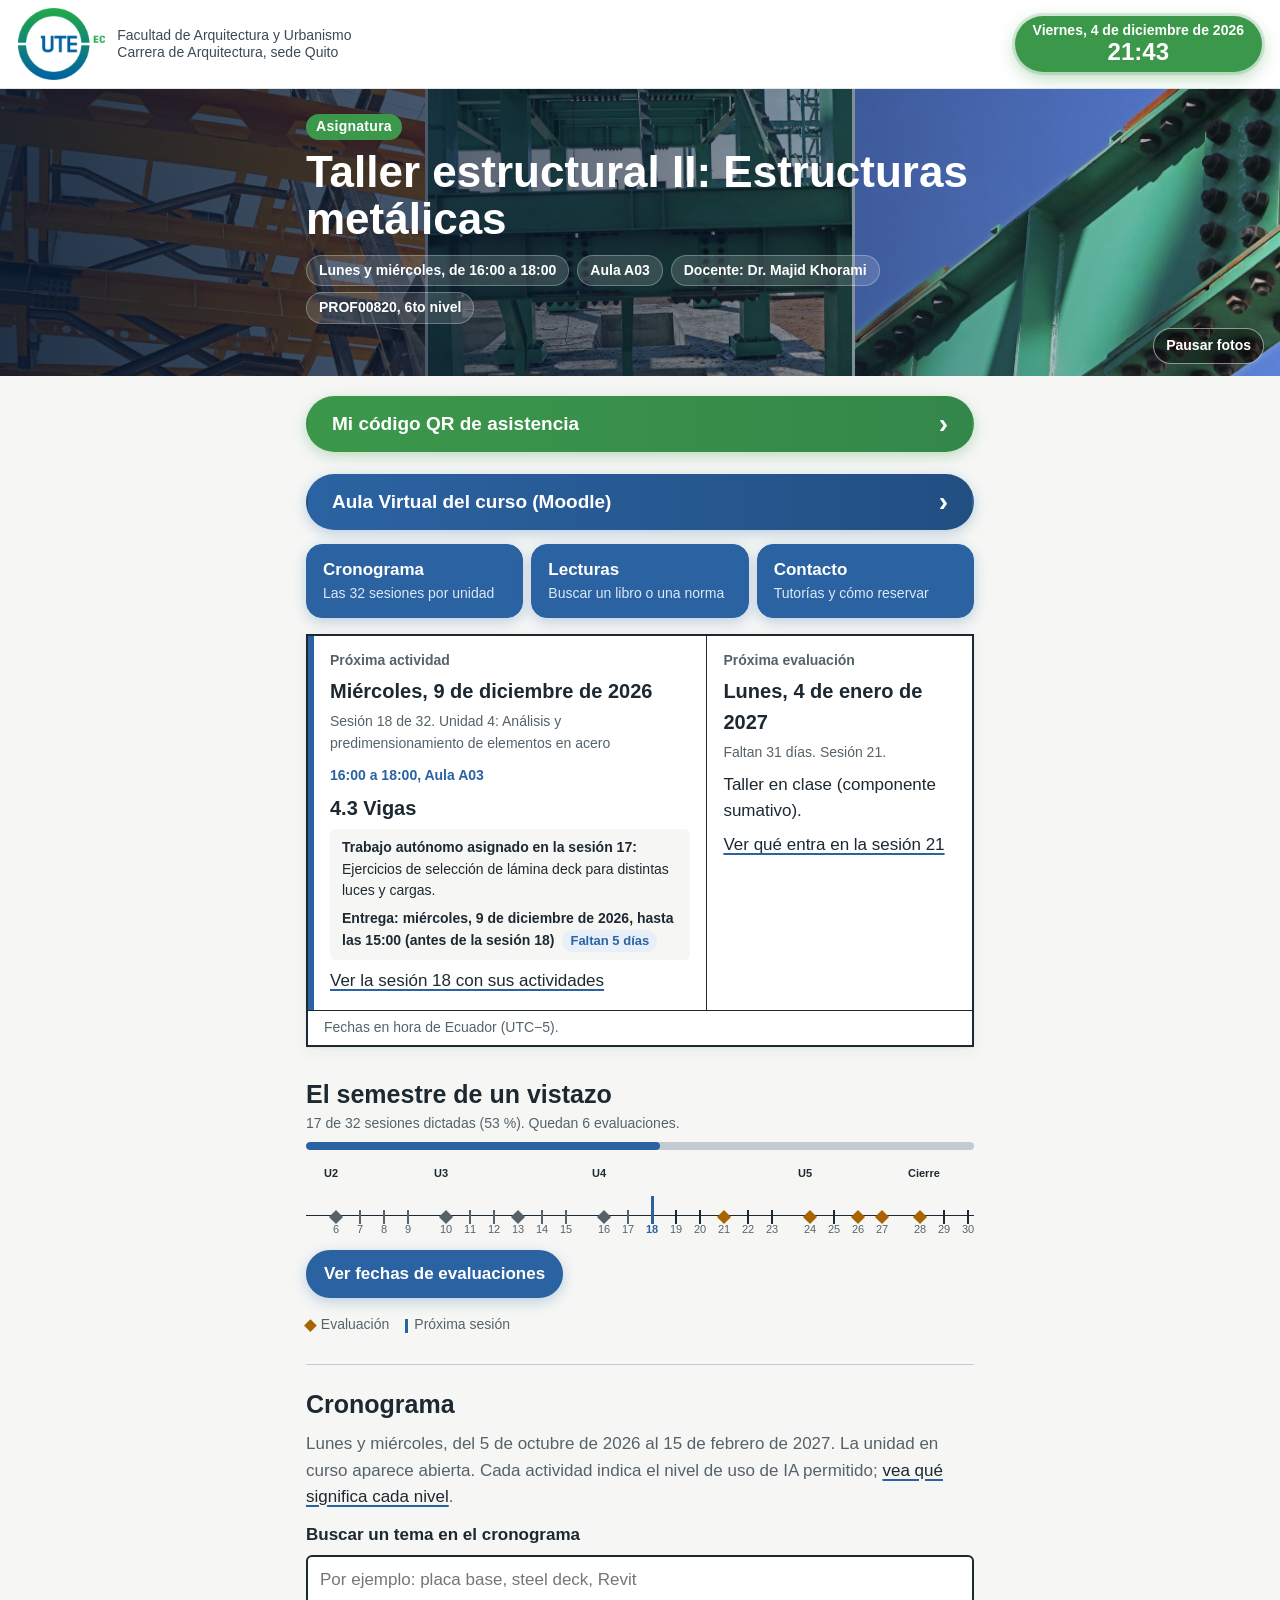
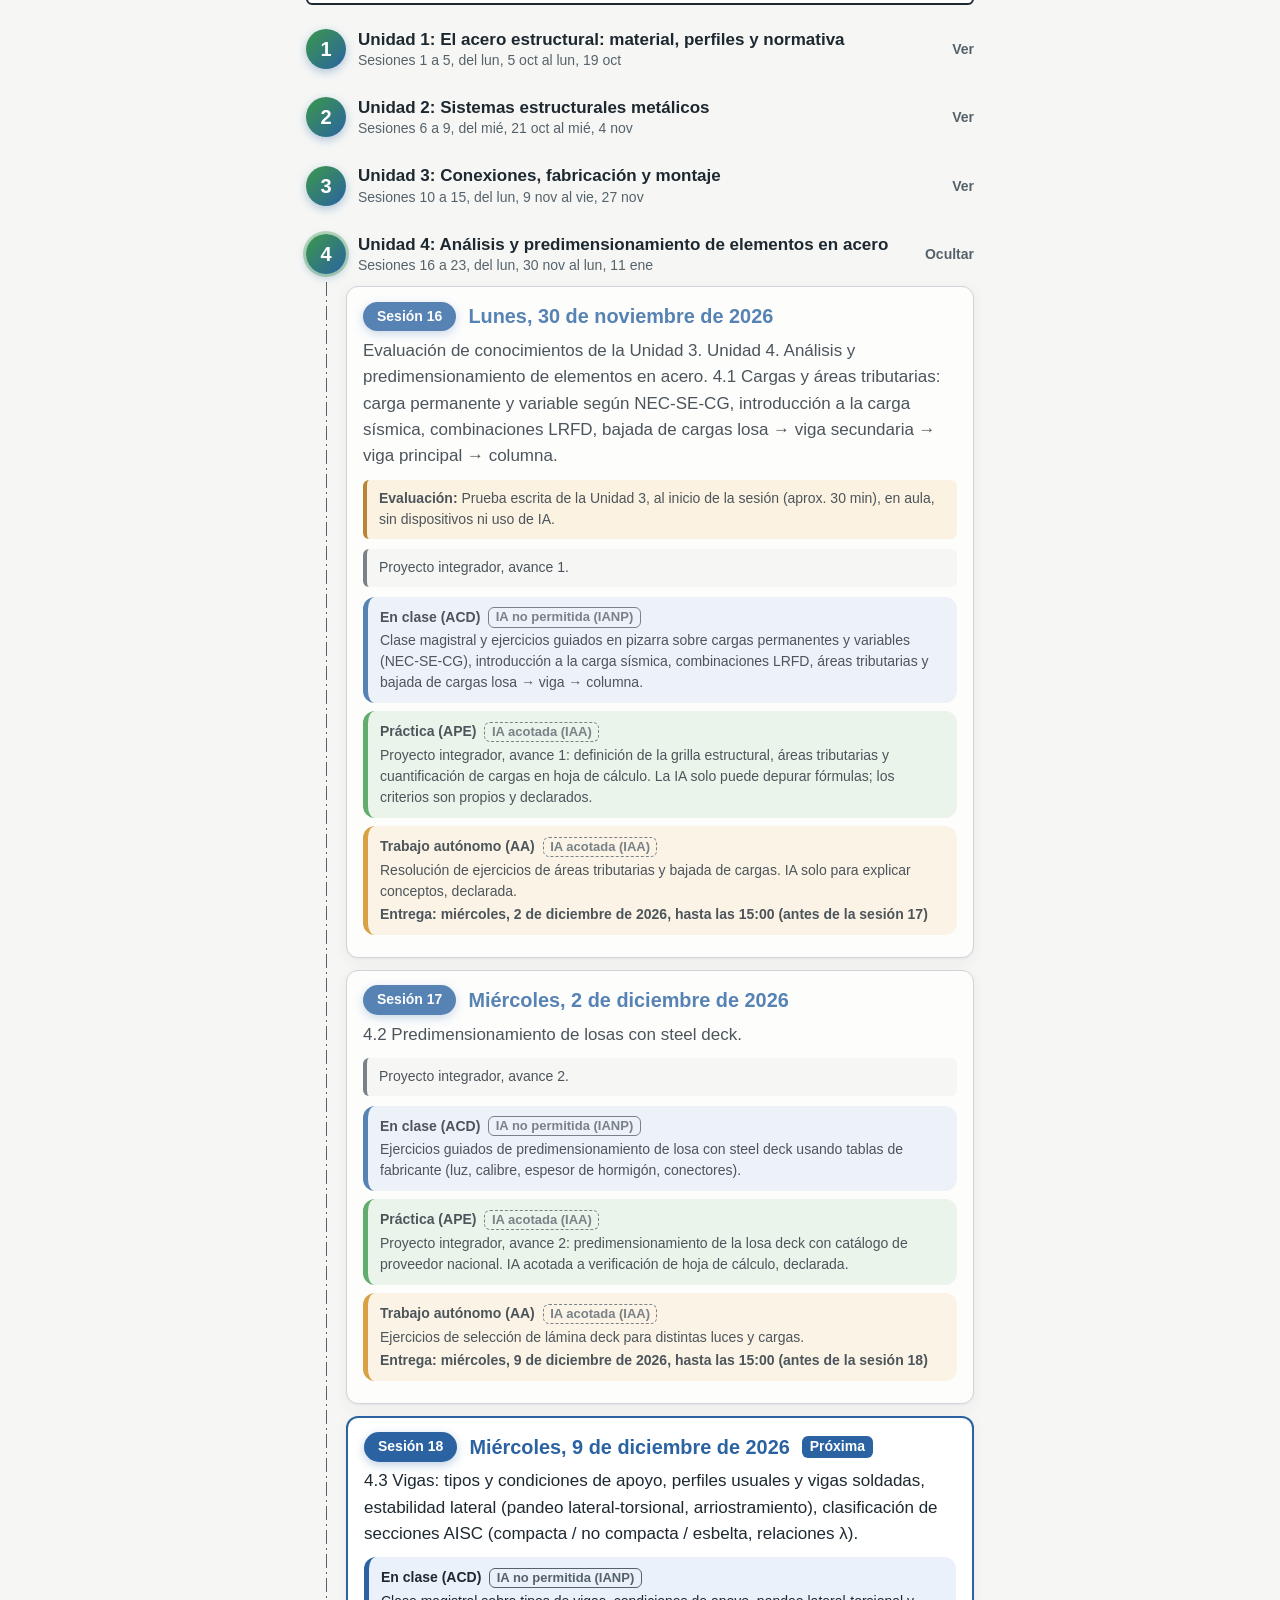
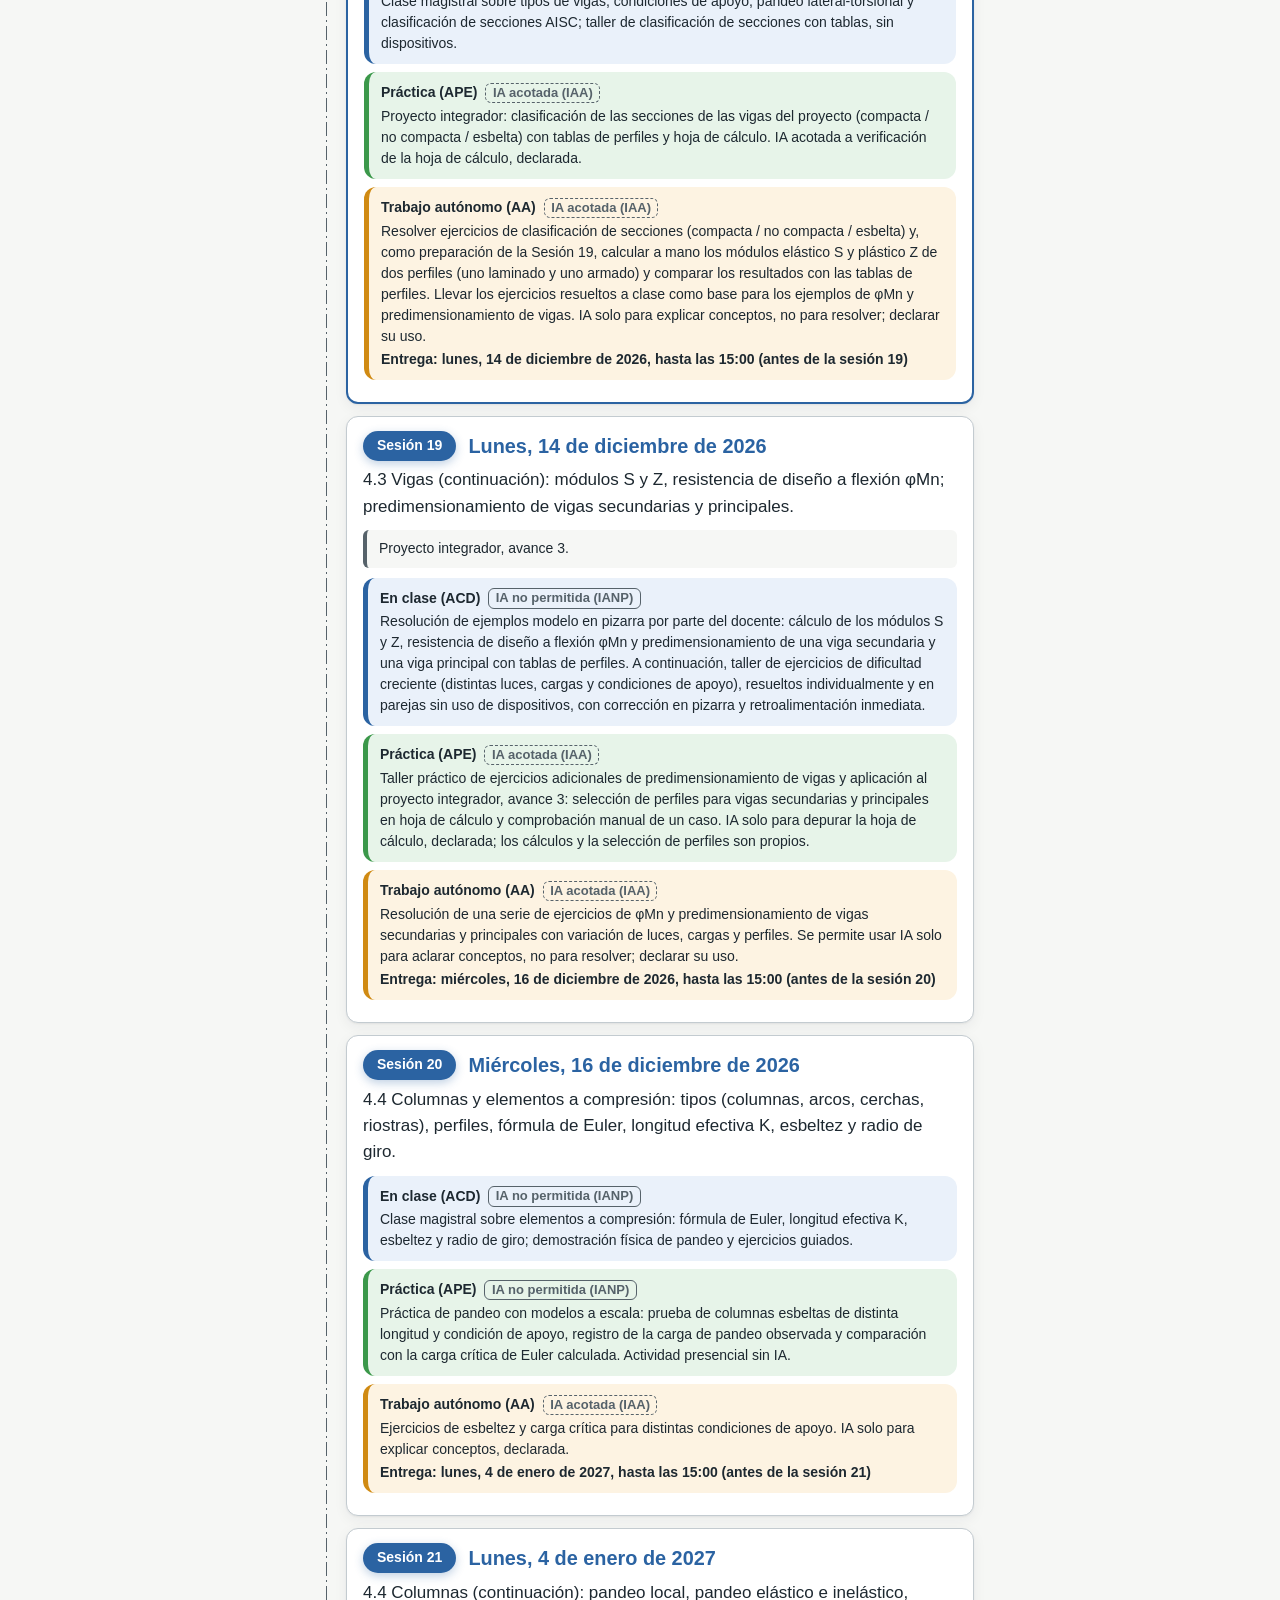
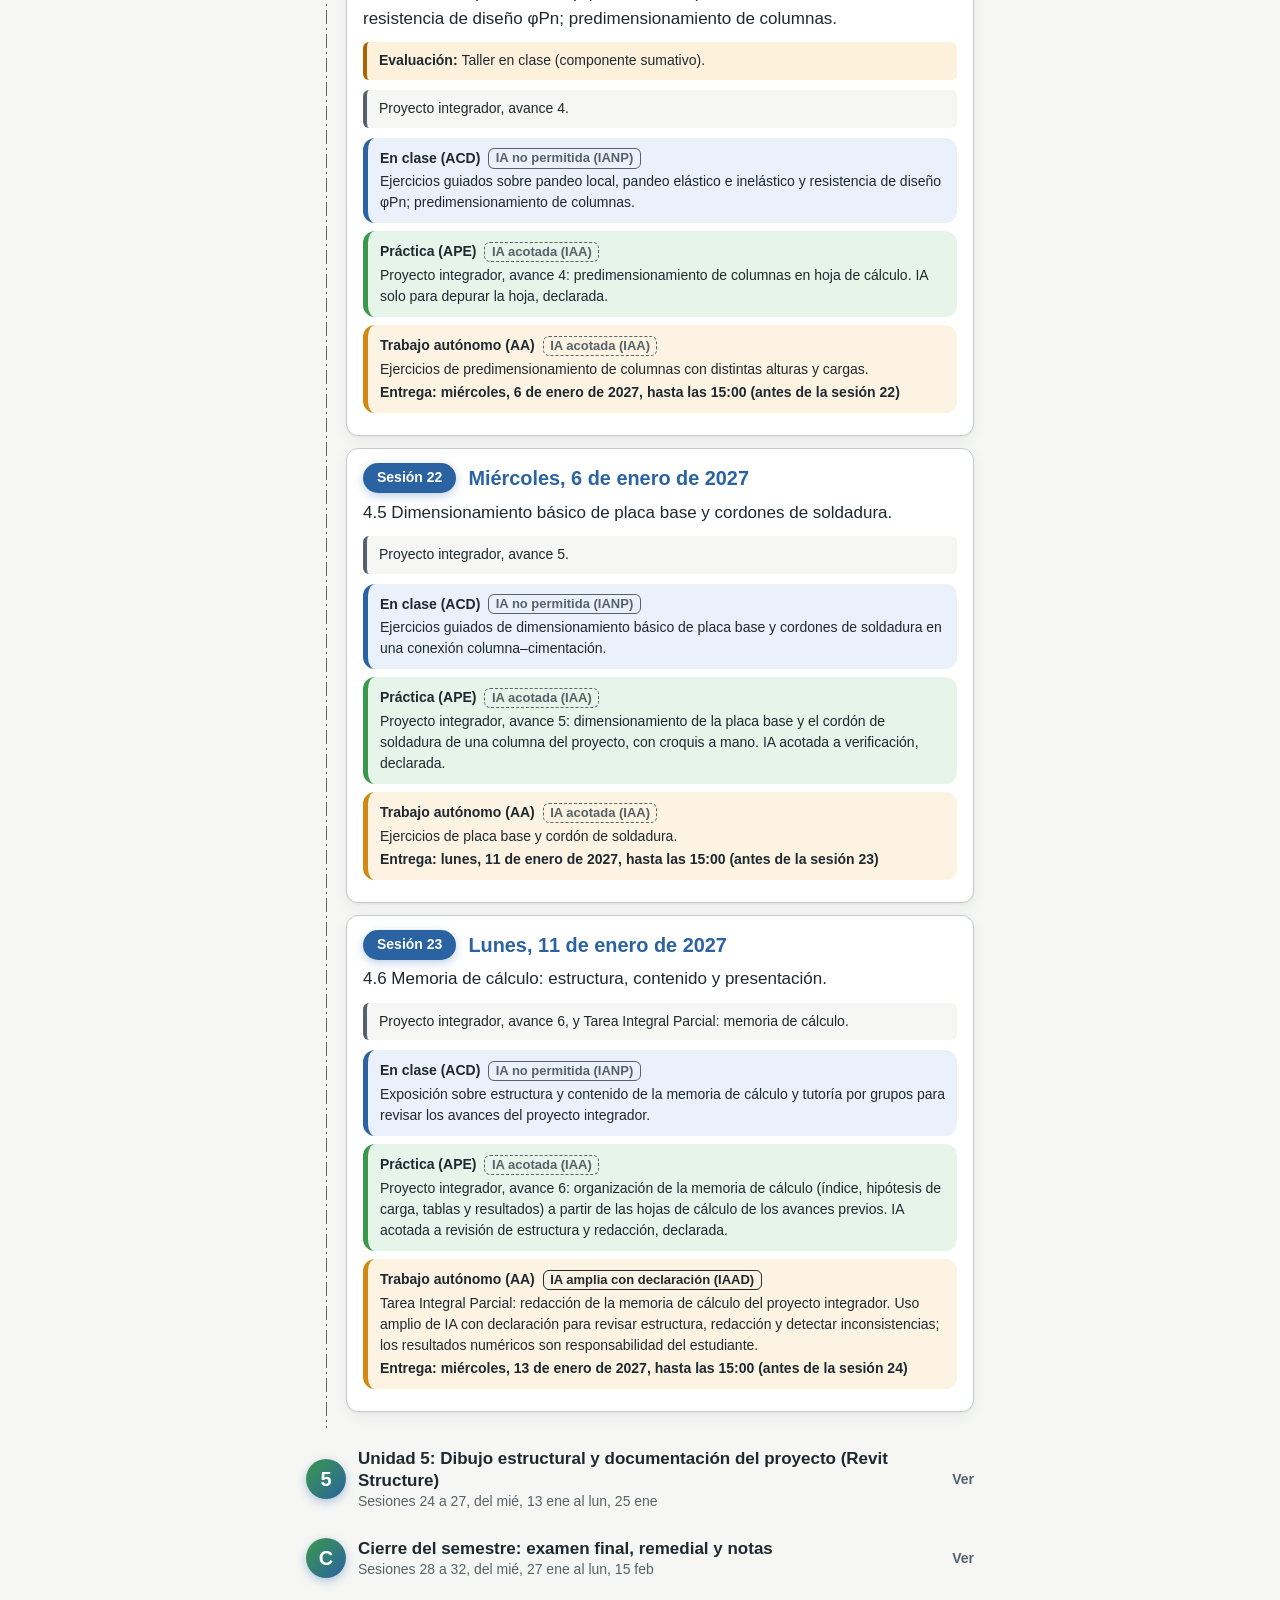
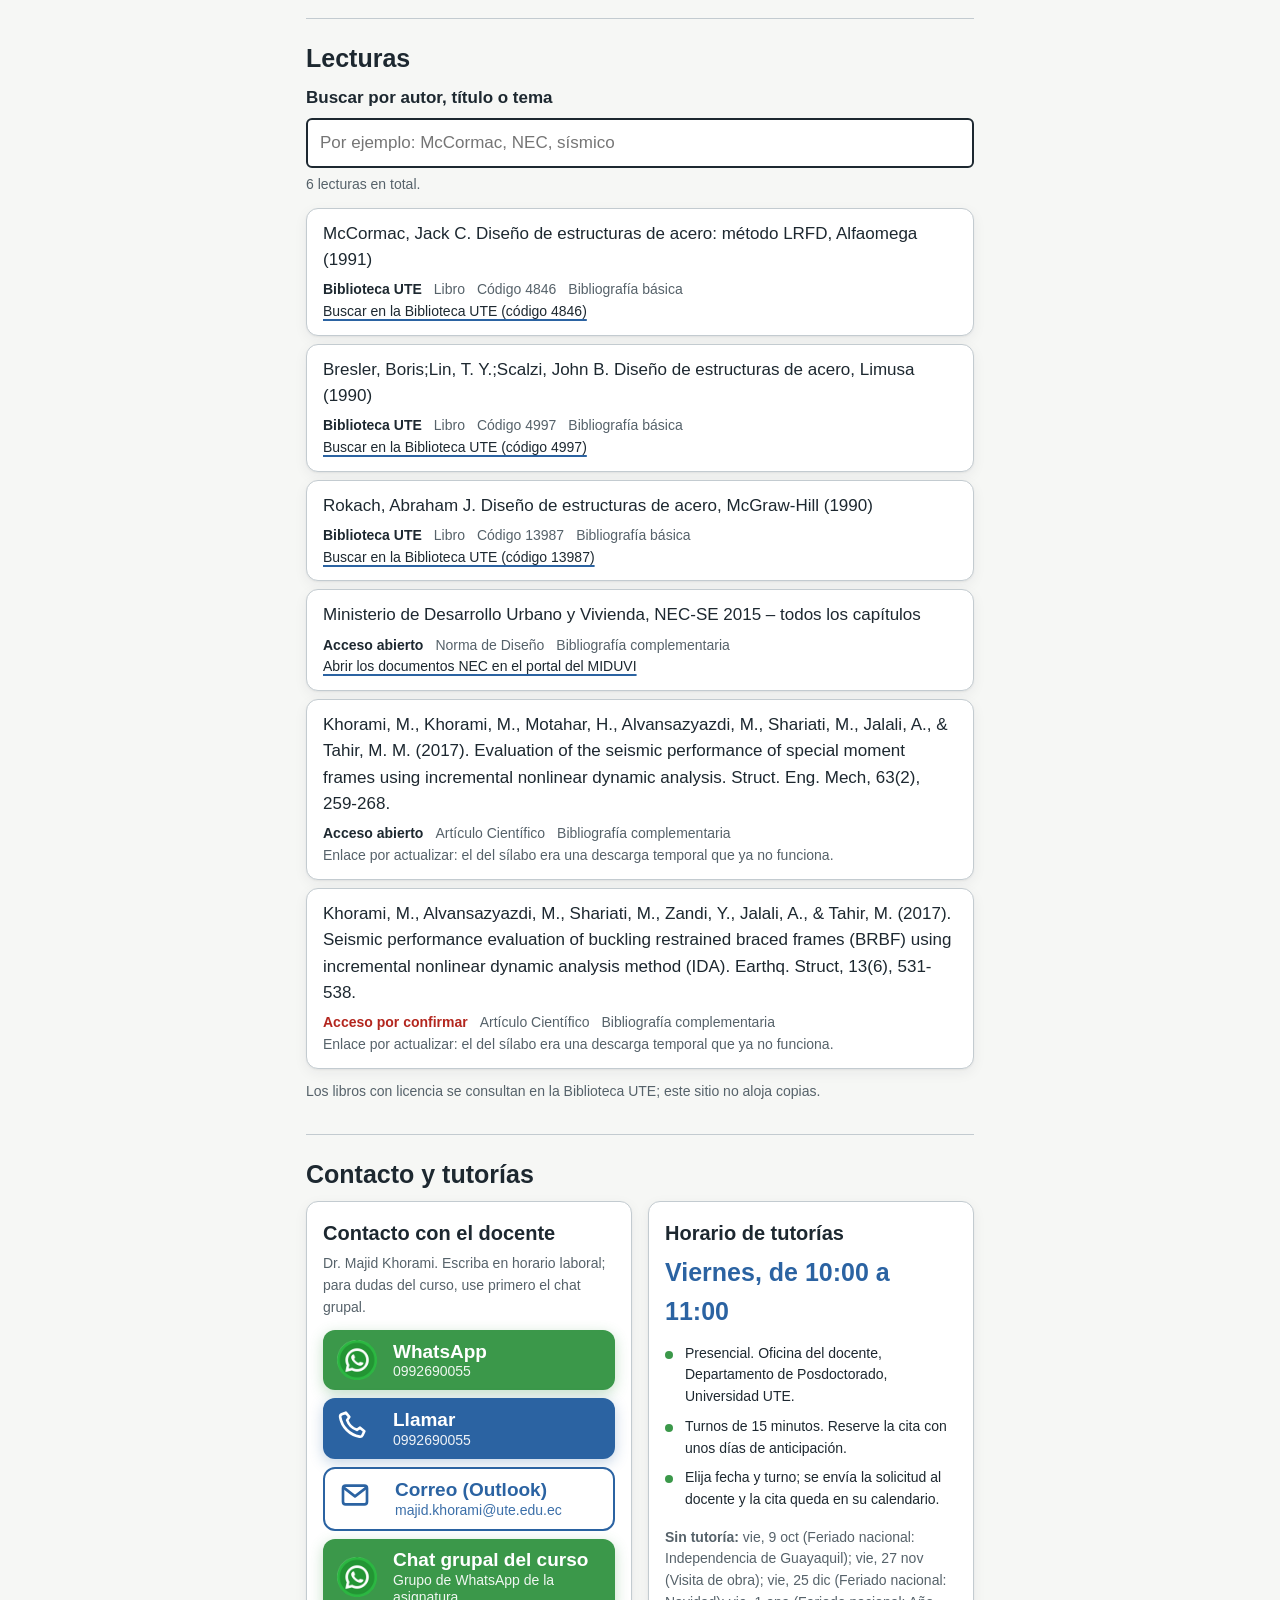
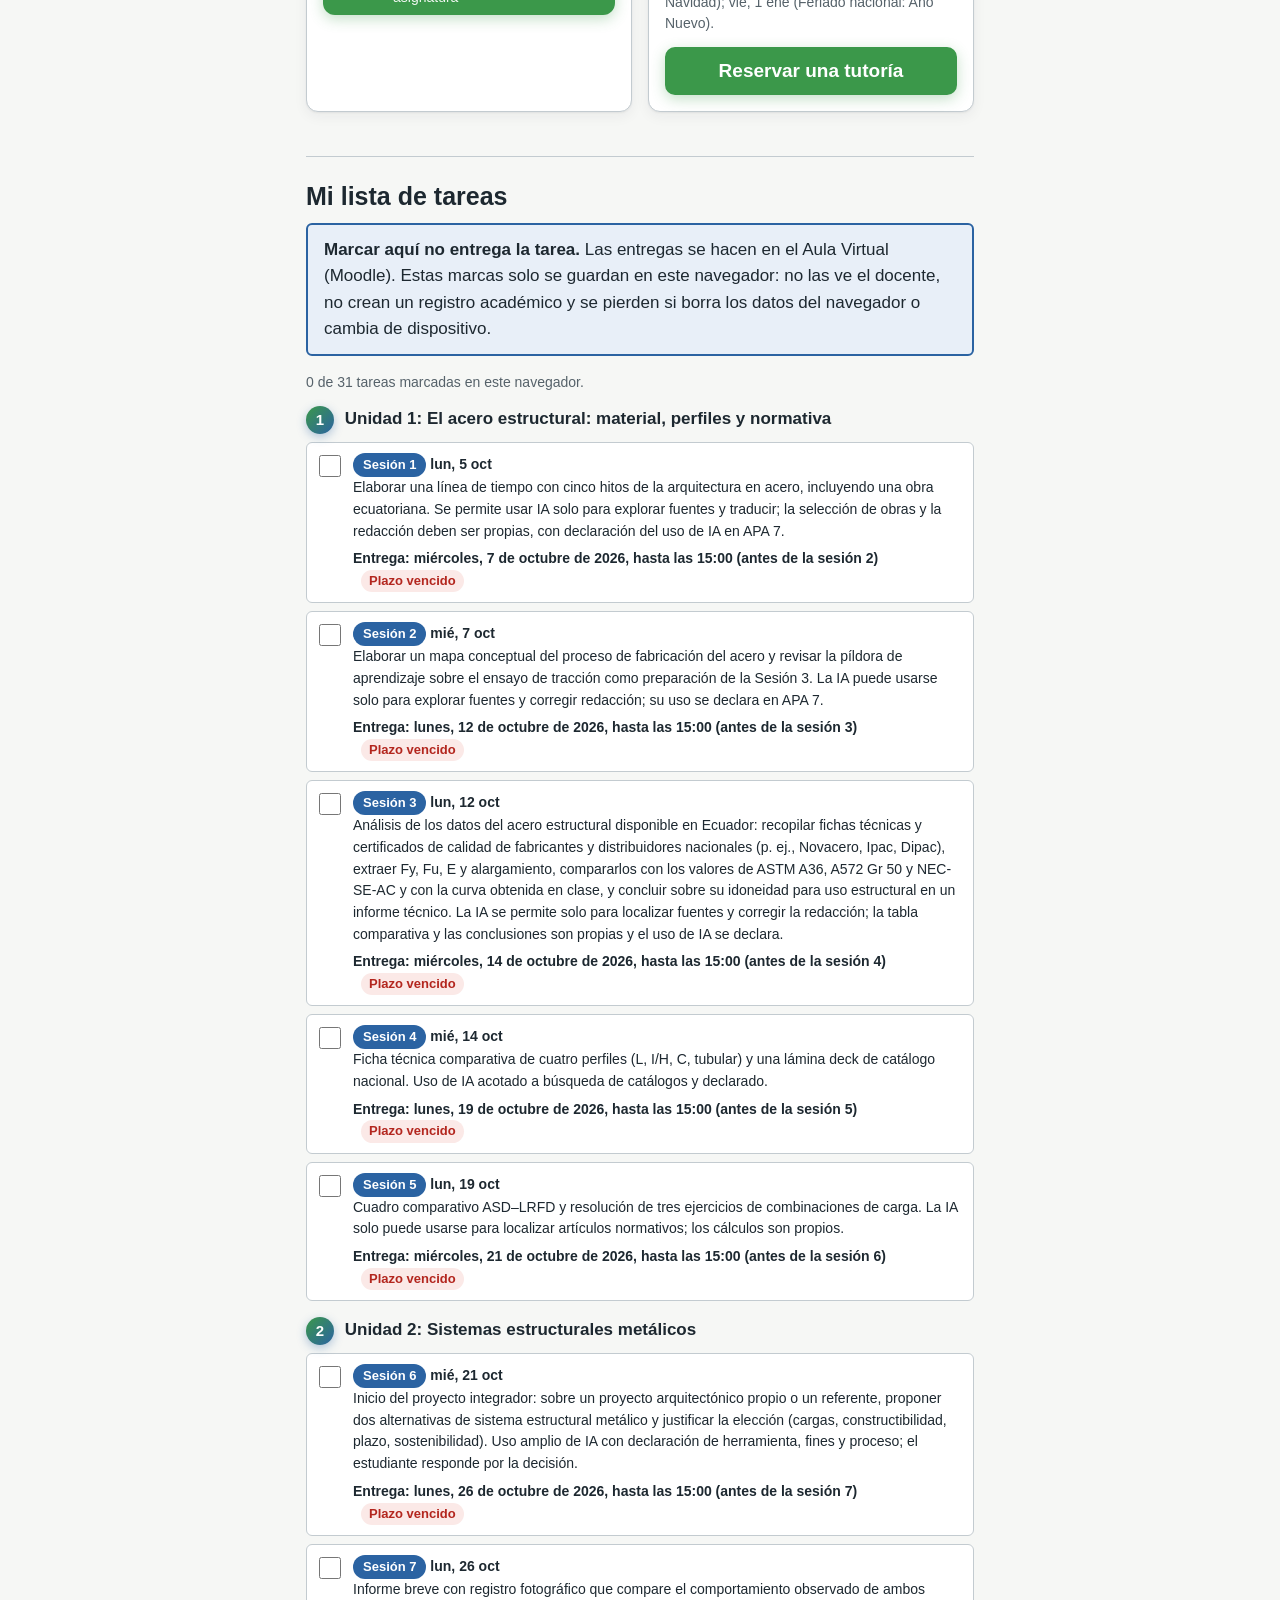
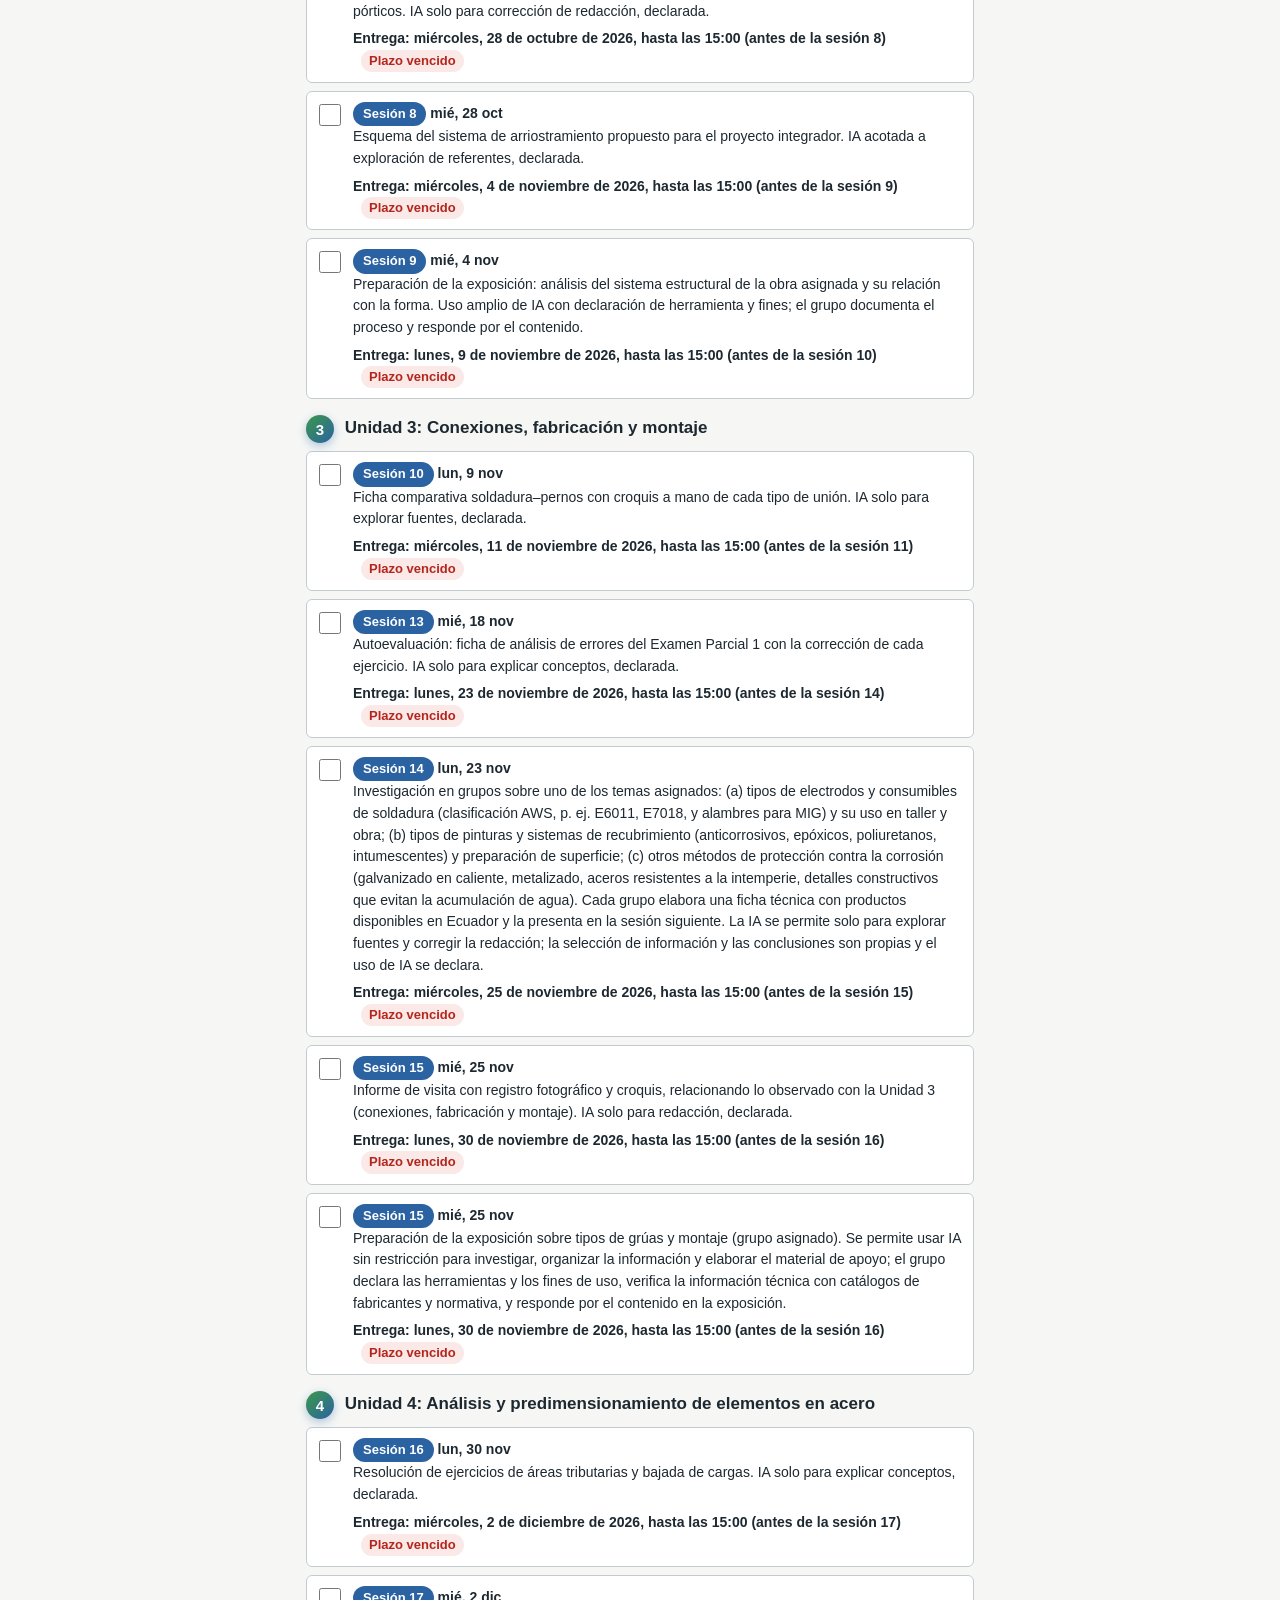
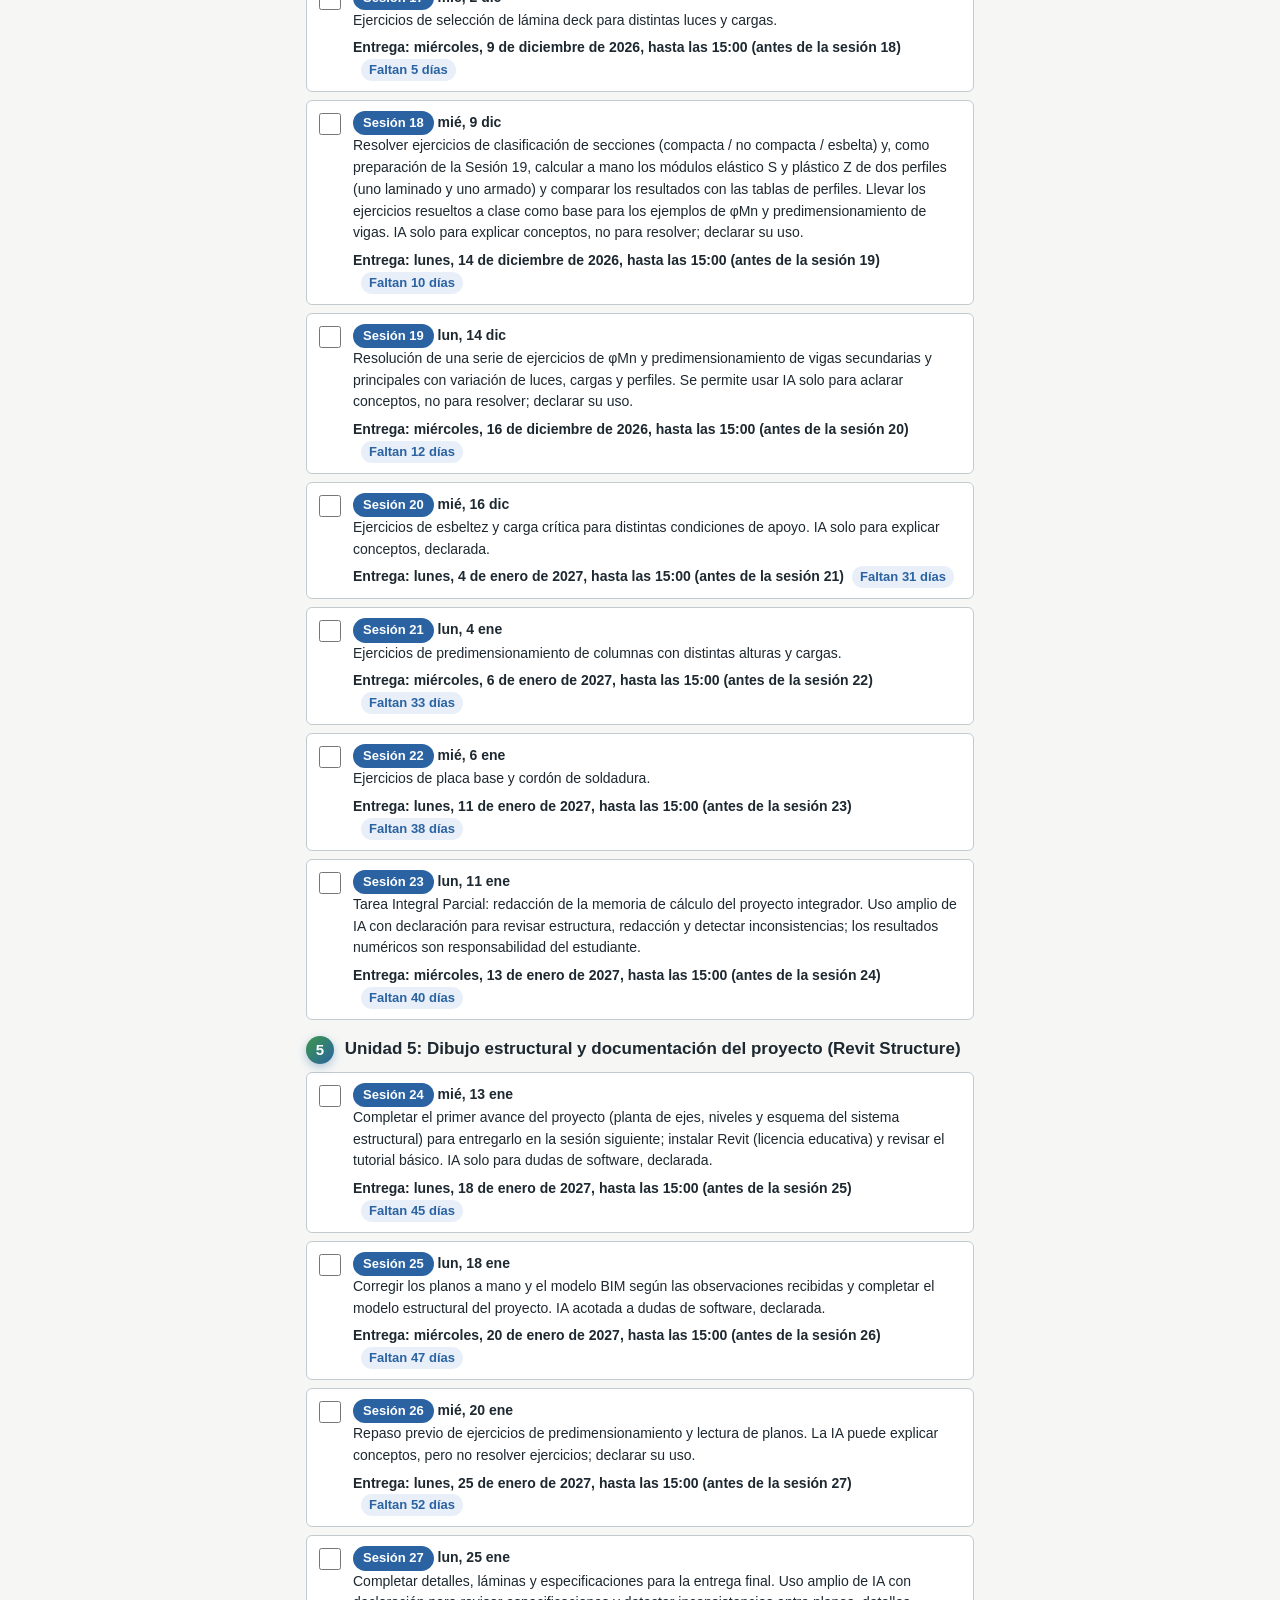
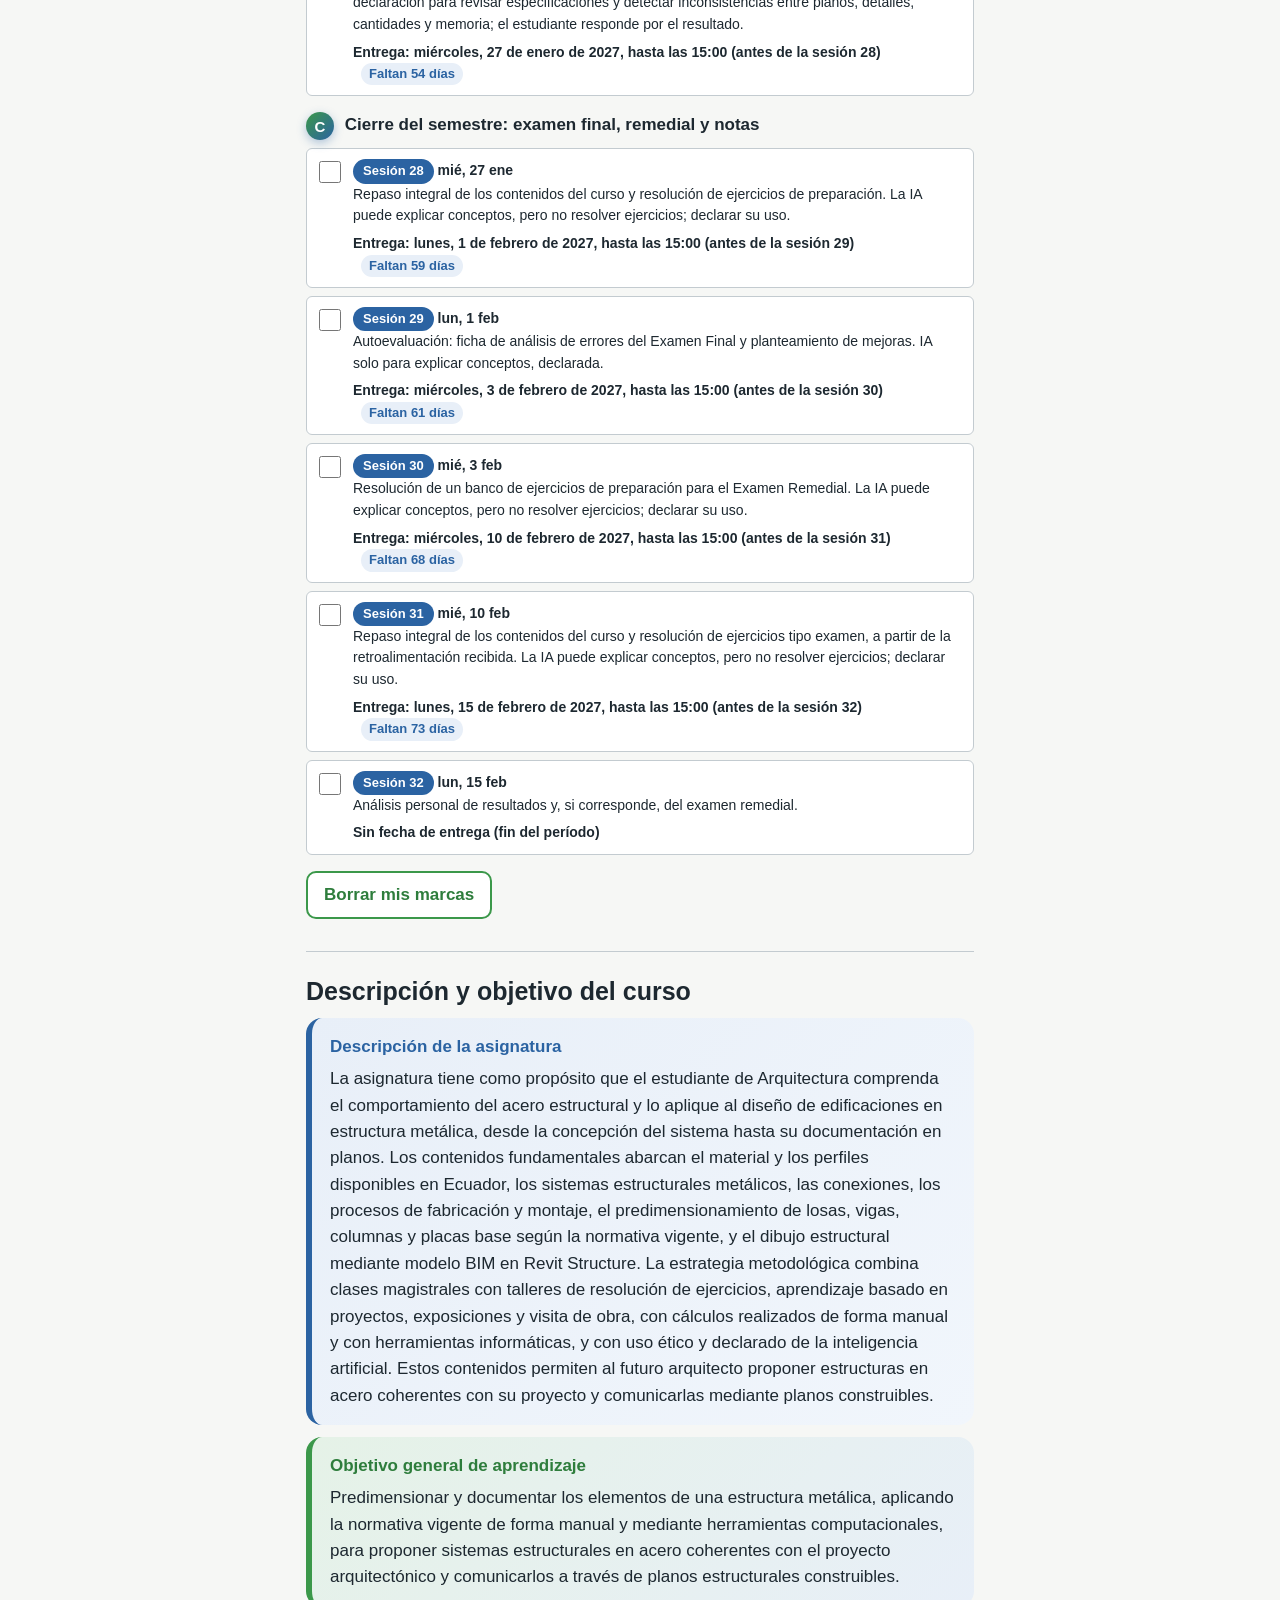
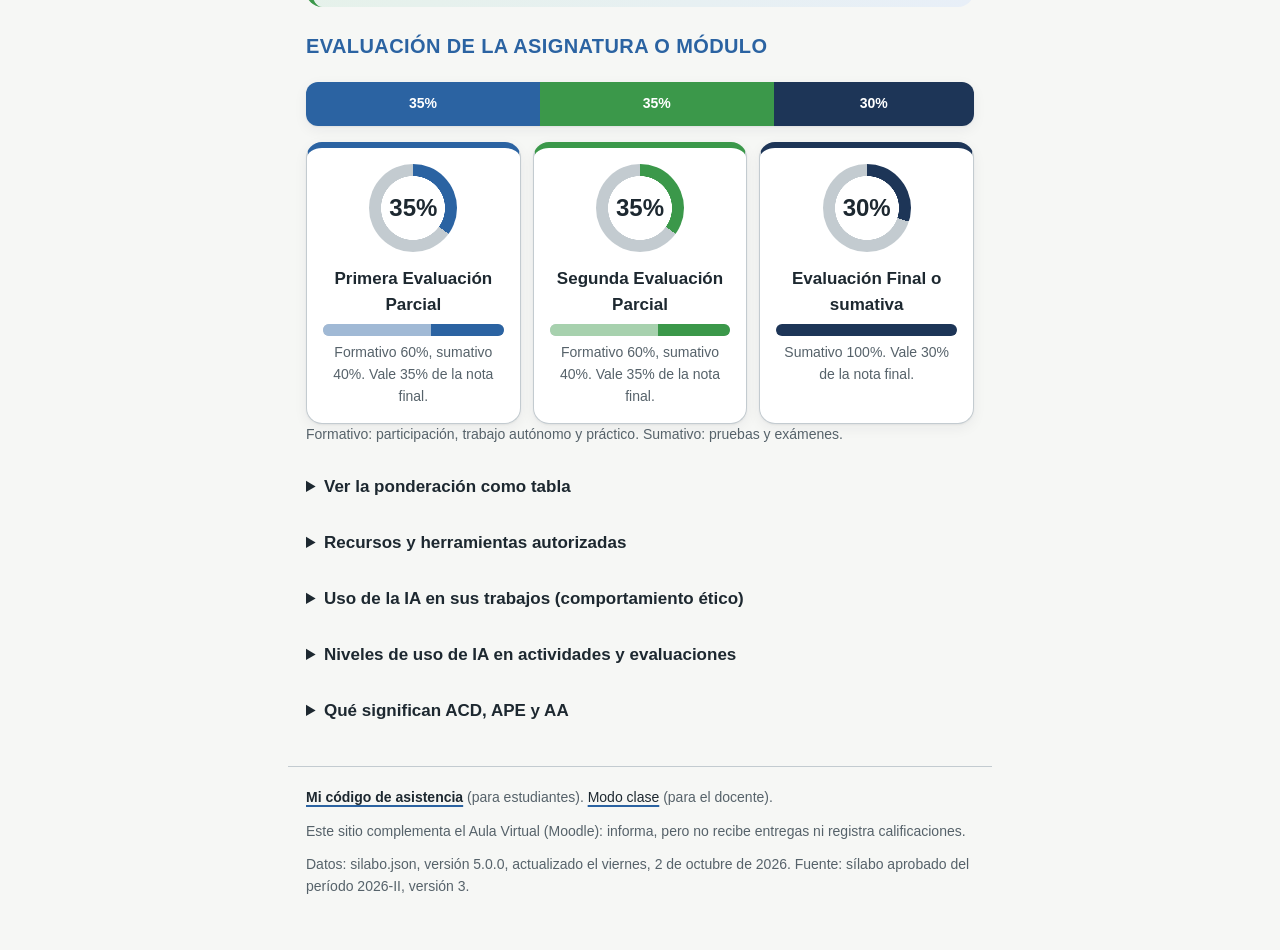
<file: index.html>
<!doctype html>
<html lang="es-EC">
<head>
  <meta charset="utf-8">
  <meta name="viewport" content="width=device-width, initial-scale=1, viewport-fit=cover">
  <title>Taller estructural II: Estructuras metálicas (UTE, 2026-II)</title>
  <meta name="description" content="Cronograma, lecturas y contacto del curso Taller estructural II: Estructuras metálicas (PROF00820), Universidad UTE, período 2026-II.">
  <link rel="icon" href="data:image/svg+xml,%3Csvg xmlns='http://www.w3.org/2000/svg' viewBox='0 0 32 32'%3E%3Ccircle cx='16' cy='16' r='13' fill='none' stroke='%23A8391F' stroke-width='3'/%3E%3Ctext x='16' y='21.5' font-family='Arial' font-size='15' font-weight='700' text-anchor='middle' fill='%23A8391F'%3EII%3C/text%3E%3C/svg%3E">
  <link rel="stylesheet" href="estilo.css">
  <link rel="stylesheet" href="fotos.css">
  <link rel="manifest" href="app-curso.webmanifest">
  <link rel="apple-touch-icon" href="icono-curso-180.png">
  <meta name="apple-mobile-web-app-capable" content="yes">
  <meta name="mobile-web-app-capable" content="yes">
  <script>if ("serviceWorker" in navigator && window.isSecureContext) navigator.serviceWorker.register("sw.js").catch(function () {});</script>
</head>
<body class="pagina-inicio">
  <a class="saltar" href="#contenido">Saltar al contenido</a>

  <header class="topbar" id="arriba">
    <a class="topbar__marca" href="#arriba">
      <img src="logo-ute.png" alt="Universidad UTE" width="88" height="73">
      <span class="topbar__fac">Facultad de Arquitectura y Urbanismo<br>Carrera de Arquitectura, sede Quito</span>
    </a>
    <p class="topbar__ahora" aria-live="off"><span class="topbar__fecha" id="ahora-fecha"></span><span class="topbar__hora" id="ahora-hora"></span></p>
  </header>

  <section class="franja" aria-labelledby="franja-titulo">
    <div class="franja__imagenes" aria-hidden="true" id="franja-imagenes"><div class="franja__panel" data-panel="0"><div class="franja__foto foto-1 activa"></div><div class="franja__foto foto-2"></div><div class="franja__foto foto-3"></div><div class="franja__foto foto-4"></div><div class="franja__foto foto-5"></div><div class="franja__foto foto-6"></div><div class="franja__foto foto-7"></div></div><div class="franja__panel" data-panel="1"><div class="franja__foto foto-1"></div><div class="franja__foto foto-2 activa"></div><div class="franja__foto foto-3"></div><div class="franja__foto foto-4"></div><div class="franja__foto foto-5"></div><div class="franja__foto foto-6"></div><div class="franja__foto foto-7"></div></div><div class="franja__panel" data-panel="2"><div class="franja__foto foto-1"></div><div class="franja__foto foto-2"></div><div class="franja__foto foto-3 activa"></div><div class="franja__foto foto-4"></div><div class="franja__foto foto-5"></div><div class="franja__foto foto-6"></div><div class="franja__foto foto-7"></div></div></div>
    <div class="franja__texto">
      <p class="franja__etiqueta">Asignatura</p>
      <h1 class="franja__titulo" id="franja-titulo">Taller estructural II: Estructuras metálicas</h1>
      <ul class="franja__datos" id="curso-meta">
        <li>Lunes y miércoles, de 16:00 a 18:00</li>
        <li>Aula A03</li>
        <li>Docente: Dr. Majid Khorami</li>
      </ul>
    </div>
    <div class="franja__controles">
      
      <button class="franja__pausa" type="button" id="franja-pausa" aria-pressed="false">Pausar imágenes</button>
    </div>
  </section>

  <main id="contenido">
    <div class="ctas">
      <a class="boton boton--ancho boton-qr" href="asistencia.html"><span>Mi código QR de asistencia</span><span class="flecha" aria-hidden="true">›</span></a>
      <a class="boton boton--ancho boton-moodle" id="enlace-moodle" href="https://lms.ute.edu.ec/login/" target="_blank" rel="noopener"><span>Aula Virtual del curso (Moodle)</span><span class="flecha" aria-hidden="true">›</span></a>
    </div>

    <nav class="accesos" aria-label="Accesos rápidos">
      <a class="acceso" href="#cronograma"><span class="acceso__titulo">Cronograma</span><span class="acceso__texto">Las 32 sesiones por unidad</span></a>
      <a class="acceso" href="#lecturas"><span class="acceso__titulo">Lecturas</span><span class="acceso__texto">Buscar un libro o una norma</span></a>
      <a class="acceso" href="#contacto"><span class="acceso__titulo">Contacto</span><span class="acceso__texto">Tutorías y cómo reservar</span></a>
    </nav>

    <section class="rotulo" aria-labelledby="rotulo-titulo" id="inicio-rotulo">
      <h2 id="rotulo-titulo" class="solo-lector">Lo próximo en el curso</h2>
      <div class="rotulo__celda rotulo__celda--principal" id="proxima" aria-live="polite">
        <p class="rotulo__etiqueta">Próxima actividad</p>
        <p class="rotulo__cargando">Cargando el cronograma…</p>
      </div>
      <div class="rotulo__celda" id="proxima-eval" aria-live="polite">
        <p class="rotulo__etiqueta">Próxima evaluación</p>
      </div>
      <p class="rotulo__pie" id="rotulo-pie">Fechas en hora de Ecuador (UTC−5).</p>
    </section>

    <section class="semestre" aria-labelledby="semestre-titulo">
      <div class="semestre__cabeza">
        <h2 id="semestre-titulo" class="semestre__titulo">El semestre de un vistazo</h2>
        <p class="semestre__dato" id="semestre-dato"></p>
      </div>
      <div class="barra-avance" id="semestre-barra" role="progressbar" aria-valuemin="0" aria-valuemax="100" aria-label="Avance del semestre"><span></span></div>
      <div class="cota" id="cota" tabindex="0" role="region" aria-label="Línea del semestre: las 32 sesiones; toque una para verla"></div>
      <button class="boton boton--primario boton-evaluaciones" type="button" id="ver-evaluaciones" aria-expanded="false" aria-controls="lista-evaluaciones">Ver fechas de evaluaciones</button>
      <ol class="evaluaciones" id="lista-evaluaciones" hidden></ol>
      <ul class="cota__leyenda" aria-hidden="true">
        <li><span class="ley-eval"></span>Evaluación</li>
        <li><span class="ley-prox"></span>Próxima sesión</li>
      </ul>
    </section>

    <div id="error-datos" class="aviso aviso--error" hidden></div>

    <section class="seccion" id="cronograma" aria-labelledby="cronograma-titulo">
      <h2 id="cronograma-titulo">Cronograma</h2>
      <p class="seccion__intro"><span id="crono-rango">Las 32 sesiones del período.</span> La unidad en curso aparece abierta. Cada actividad indica el nivel de uso de IA permitido; <a href="#niveles-ia">vea qué significa cada nivel</a>.</p>
      <div class="filtro">
        <label class="campo__etiqueta" for="buscar-tema">Buscar un tema en el cronograma</label>
        <input class="campo" id="buscar-tema" type="search" autocomplete="off" placeholder="Por ejemplo: placa base, steel deck, Revit">
        <p class="campo__ayuda" id="buscar-tema-estado" aria-live="polite"></p>
      </div>
      <div id="unidades"></div>
    </section>

    <section class="seccion" id="lecturas" aria-labelledby="lecturas-titulo">
      <h2 id="lecturas-titulo">Lecturas</h2>
      <label class="campo__etiqueta" for="buscar">Buscar por autor, título o tema</label>
      <input class="campo" id="buscar" type="search" autocomplete="off" placeholder="Por ejemplo: McCormac, NEC, sísmico">
      <p class="campo__ayuda" id="buscar-estado" aria-live="polite"></p>
      <ul class="recursos" id="recursos"></ul>
      <p class="nota">Los libros con licencia se consultan en la Biblioteca UTE; este sitio no aloja copias.</p>
    </section>

    <section class="seccion" id="contacto" aria-labelledby="contacto-titulo">
      <h2 id="contacto-titulo">Contacto y tutorías</h2>
      <div id="tutorias"></div>
    </section>

    <section class="seccion" id="tareas" aria-labelledby="tareas-titulo">
      <h2 id="tareas-titulo">Mi lista de tareas</h2>
      <div class="aviso aviso--importante" role="note">
        <p><strong>Marcar aquí no entrega la tarea.</strong> Las entregas se hacen en el Aula Virtual (Moodle). Estas marcas solo se guardan en este navegador: no las ve el docente, no crean un registro académico y se pierden si borra los datos del navegador o cambia de dispositivo.</p>
      </div>
      <p class="campo__ayuda" id="tareas-estado" aria-live="polite"></p>
      <div id="lista-tareas"></div>
      <button class="boton boton--secundario" type="button" id="borrar-marcas">Borrar mis marcas</button>
    </section>

    <section class="seccion" id="politicas" aria-labelledby="politicas-titulo">
      <h2 id="politicas-titulo" class="titulo-grande">Descripción y objetivo del curso</h2>
      <div class="descripcion" id="descripcion"></div>
      <div id="politicas-contenido"></div>
    </section>
  </main>

  <footer class="pie">
    <p><a href="asistencia.html"><strong>Mi código de asistencia</strong></a> (para estudiantes). <a href="clase.html">Modo clase</a> (para el docente).</p>
    <p>Este sitio complementa el Aula Virtual (Moodle): informa, pero no recibe entregas ni registra calificaciones.</p>
    <p id="pie-version"></p>
  </footer>


  <dialog class="dialogo dialogo--form" id="dlg-tutoria" aria-labelledby="tut-titulo">
    <div class="dialogo__cabeza">
      <div><h2 id="tut-titulo">Reservar una tutoría</h2><p class="dialogo__sub" id="tut-sub">Viernes, de 10:00 a 11:00, presencial</p></div>
      <button class="boton boton--secundario" type="button" id="tut-cerrar">Cerrar</button>
    </div>
    <div class="dialogo__cuerpo">
      <form id="form-tutoria" class="form-tutoria" novalidate>
        <div class="fila-2">
          <div><label class="campo__etiqueta" for="tut-nombre">Nombres</label>
            <input class="campo" id="tut-nombre" autocomplete="given-name" autocapitalize="words" maxlength="40" required>
            <p class="campo__error" id="tut-nombre-error" aria-live="polite"></p></div>
          <div><label class="campo__etiqueta" for="tut-apellido">Apellidos</label>
            <input class="campo" id="tut-apellido" autocomplete="family-name" autocapitalize="words" maxlength="40" required>
            <p class="campo__error" id="tut-apellido-error" aria-live="polite"></p></div>
        </div>
        <label class="campo__etiqueta" for="tut-correo">Correo (de preferencia el institucional)</label>
        <input class="campo" id="tut-correo" type="email" autocomplete="email" inputmode="email" maxlength="80" required>
        <p class="campo__error" id="tut-correo-error" aria-live="polite"></p>
        <label class="campo__etiqueta" for="tut-tema">Tema de consulta</label>
        <textarea class="campo campo--area-corta" id="tut-tema" rows="3" maxlength="500" required placeholder="Por ejemplo: predimensionamiento de la viga principal del proyecto integrador"></textarea>
        <p class="campo__ayuda" id="tut-tema-cuenta">0 de 500 caracteres</p>
        <p class="campo__error" id="tut-tema-error" aria-live="polite"></p>
        <label class="campo__etiqueta" for="tut-fecha">Fecha</label>
        <select class="campo" id="tut-fecha" required></select>
        <p class="campo__ayuda" id="tut-fecha-ayuda"></p>
        <fieldset>
          <legend>Turno de 15 minutos</legend>
          <div class="turnos" id="tut-turnos"></div>
          <p class="campo__error" id="tut-turno-error" aria-live="polite"></p>
        </fieldset>
        <label class="casilla"><input type="checkbox" id="tut-recordar" checked> <span>Recordar mi nombre y correo en este dispositivo para la próxima vez.</span></label>
        <button class="boton boton--verde boton--ancho" type="submit">Continuar</button>
      </form>
      <div id="tut-listo" hidden>
        <div class="resumen-tutoria" id="tut-resumen" tabindex="-1"></div>
        <ol class="pasos-tutoria">
          <li><h3>1. Envíe la solicitud por correo</h3>
            <p class="nota">Se abre Outlook (correo UTE) con el mensaje listo para el docente, con copia para usted.</p>
            <div class="botones"><a class="boton boton--primario" id="tut-mail" target="_blank" rel="noopener">Enviar solicitud en Outlook</a>
              <a class="boton boton--texto" id="tut-mail-otro" target="_blank" rel="noopener">Usar otra app de correo</a></div></li>
          <li><h3>2. Agréguela a su calendario</h3>
            <p class="nota">Google Calendar y el archivo .ics incluyen al docente como invitado, así la cita queda en el calendario de los dos cuando él acepte. En Outlook, compruebe que aparezca como asistente antes de guardar.</p>
            <div class="botones">
              <a class="boton boton--secundario" id="tut-outlook" target="_blank" rel="noopener">Outlook (correo UTE)</a>
              <a class="boton boton--secundario" id="tut-google" target="_blank" rel="noopener">Google Calendar</a>
              <button class="boton boton--secundario" type="button" id="tut-ics">Descargar evento (.ics)</button>
            </div></li>
          <li><h3>3. Si es urgente, avise por WhatsApp</h3>
            <div class="botones"><a class="boton boton--verde" id="tut-whatsapp" target="_blank" rel="noopener">Avisar por WhatsApp</a></div></li>
        </ol>
        <p class="nota">La tutoría queda confirmada cuando el docente responda. Si no puede asistir, avísele con anticipación.</p>
        <button class="boton boton--texto" type="button" id="tut-otra">Reservar otra tutoría</button>
      </div>
    </div>
  </dialog>
  <script src="guardar.js"></script>
  <script src="app.js" defer></script>
</body>
</html>
</file>
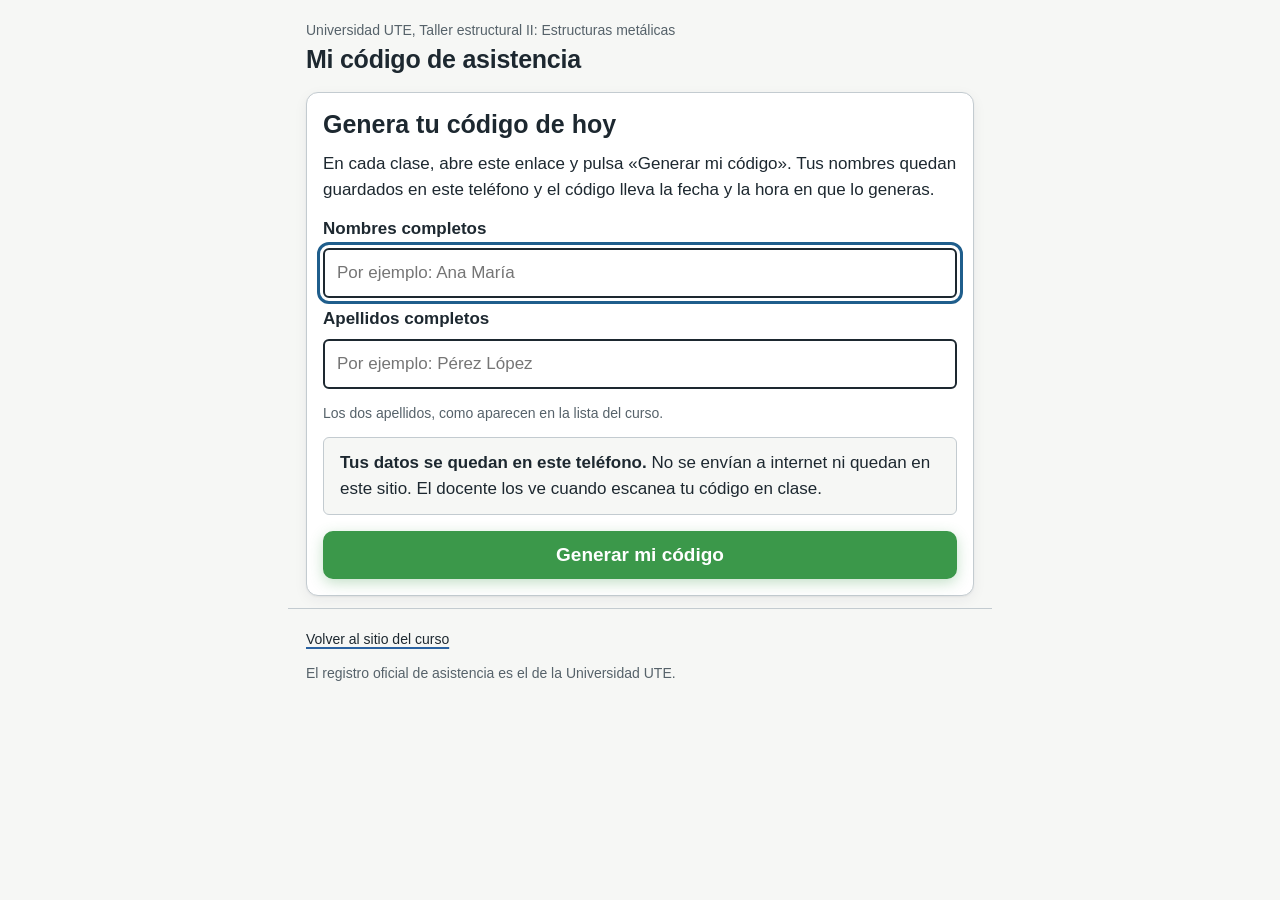
<file: asistencia.html>
<!doctype html>
<html lang="es-EC">
<head>
  <meta charset="utf-8">
  <meta name="viewport" content="width=device-width, initial-scale=1, viewport-fit=cover">
  <title>Mi código de asistencia: Taller estructural II (UTE)</title>
  <meta name="description" content="Código QR personal de asistencia del curso Taller estructural II: Estructuras metálicas.">
  <meta name="robots" content="noindex">
  <meta name="theme-color" content="#1d2830">
  <link rel="icon" href="data:image/svg+xml,%3Csvg xmlns='http://www.w3.org/2000/svg' viewBox='0 0 32 32'%3E%3Crect x='3' y='3' width='26' height='26' rx='4' fill='none' stroke='%23A8391F' stroke-width='3'/%3E%3Crect x='9' y='9' width='6' height='6' fill='%23A8391F'/%3E%3Crect x='17' y='17' width='6' height='6' fill='%23A8391F'/%3E%3C/svg%3E">
  <link rel="stylesheet" href="estilo.css">
  <link rel="manifest" href="app-qr.webmanifest">
  <link rel="apple-touch-icon" href="icono-qr-180.png">
  <meta name="apple-mobile-web-app-capable" content="yes">
  <meta name="mobile-web-app-capable" content="yes">
  <script>if ("serviceWorker" in navigator && window.isSecureContext) navigator.serviceWorker.register("sw.js").catch(function () {});</script>
</head>
<body class="pagina-qr">
  <header class="cabecera cabecera--compacta">
    <p class="cabecera__inst">Universidad UTE, Taller estructural II: Estructuras metálicas</p>
    <h1 class="cabecera__titulo cabecera__titulo--pequeno">Mi código de asistencia</h1>
  </header>

  <main id="contenido">
    <section id="paso-datos" class="tarjeta tarjeta--form" hidden aria-labelledby="datos-titulo">
      <h2 id="datos-titulo">Genera tu código de hoy</h2>
      <p>En cada clase, abre este enlace y pulsa «Generar mi código». Tus nombres quedan guardados en este teléfono y el código lleva la fecha y la hora en que lo generas.</p>
      <form id="form-datos" novalidate>
        <label class="campo__etiqueta" for="nombres">Nombres completos</label>
        <input class="campo" id="nombres" name="nombres" autocomplete="given-name" autocapitalize="words" maxlength="60" required aria-describedby="nombres-error" placeholder="Por ejemplo: Ana María">
        <p class="campo__error" id="nombres-error" aria-live="polite"></p>

        <label class="campo__etiqueta" for="apellidos">Apellidos completos</label>
        <input class="campo" id="apellidos" name="apellidos" autocomplete="family-name" autocapitalize="words" maxlength="60" required aria-describedby="apellidos-ayuda apellidos-error" placeholder="Por ejemplo: Pérez López">
        <p class="campo__ayuda" id="apellidos-ayuda">Los dos apellidos, como aparecen en la lista del curso.</p>
        <p class="campo__error" id="apellidos-error" aria-live="polite"></p>

        <div class="aviso aviso--suave" role="note">
          <p><strong>Tus datos se quedan en este teléfono.</strong> No se envían a internet ni quedan en este sitio. El docente los ve cuando escanea tu código en clase.</p>
        </div>
        <button class="boton boton--verde boton--ancho" type="submit">Generar mi código</button>
      </form>
    </section>

    <section id="paso-qr" hidden aria-labelledby="qr-titulo">
      <h2 id="qr-titulo" class="solo-lector">Tu código QR</h2>
      <div class="qr-marco">
        <canvas id="qr" role="img" aria-label="Código QR de asistencia"></canvas>
        <dl class="qr-datos">
          <dt>Apellidos</dt><dd id="qr-apellidos"></dd>
          <dt>Nombres</dt><dd id="qr-nombres"></dd>
          <dt>Generado</dt><dd id="qr-generado"></dd>
        </dl>
      </div>
      <p class="qr-instruccion">Muéstralo al docente con el <strong>brillo de la pantalla alto</strong>. Mantén el teléfono quieto a unos 20 cm de la cámara.</p>
      <div class="qr-acciones">
        <button class="boton boton--verde" type="button" id="regenerar">Generar de nuevo (hora actual)</button>
        <button class="boton boton--secundario" type="button" id="descargar">Guardar como imagen</button>
        <button class="boton boton--texto" type="button" id="cambiar">Corregir mis datos</button>
      </div>
      <p class="nota">La imagen guardada incluye tus datos, la fecha y la hora. El docente ve los mismos datos al escanear y sabe si el código es de hoy.</p>
    </section>

    <div id="error-qr" class="aviso aviso--error" hidden></div>
  </main>

  <footer class="pie">
    <p><a href="./">Volver al sitio del curso</a></p>
    <p>El registro oficial de asistencia es el de la Universidad UTE.</p>
  </footer>

  <script src="qrcode-generator-1.4.4.js"></script>
  <script src="guardar.js"></script>
  <script src="qr-comun.js"></script>
  <script src="asistencia.js"></script>
</body>
</html>
</file>
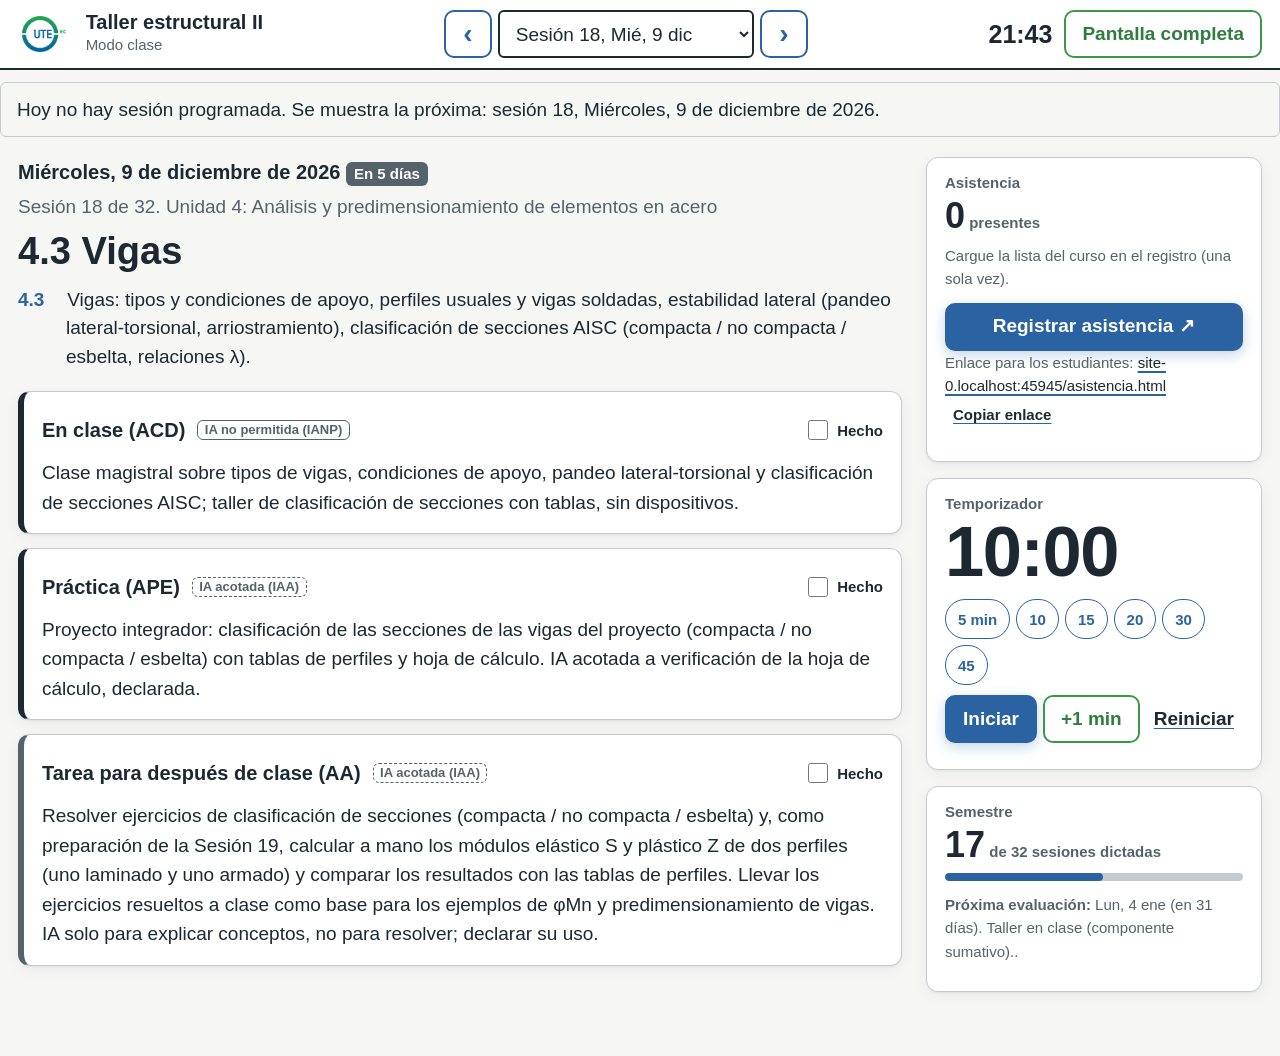
<file: clase.html>
<!doctype html>
<html lang="es-EC">
<head>
  <meta charset="utf-8">
  <meta name="viewport" content="width=device-width, initial-scale=1, viewport-fit=cover">
  <title>Modo clase: Taller estructural II (UTE)</title>
  <meta name="robots" content="noindex">
  <link rel="icon" href="data:image/svg+xml,%3Csvg xmlns='http://www.w3.org/2000/svg' viewBox='0 0 32 32'%3E%3Ccircle cx='16' cy='16' r='13' fill='none' stroke='%23A8391F' stroke-width='3'/%3E%3Cpath d='M16 9v8l5 3' stroke='%23A8391F' stroke-width='3' fill='none' stroke-linecap='round'/%3E%3C/svg%3E">
  <link rel="stylesheet" href="estilo.css">
  <link rel="apple-touch-icon" href="icono-curso-180.png">
  <meta name="apple-mobile-web-app-capable" content="yes">
  <meta name="mobile-web-app-capable" content="yes">
</head>
<body class="pagina-clase">
  <a class="saltar" href="#sesion">Saltar a la sesión</a>

  <header class="barra">
    <img class="barra__logo" src="logo-ute.png" alt="Universidad UTE" width="49" height="40">
    <div class="barra__curso">
      <p class="barra__titulo">Taller estructural II</p>
      <p class="barra__sub">Modo clase</p>
    </div>
    <nav class="barra__nav" aria-label="Elegir sesión">
      <button class="boton boton--icono" type="button" id="anterior" aria-label="Sesión anterior" title="Sesión anterior (flecha izquierda)">‹</button>
      <label class="solo-lector" for="elegir">Sesión</label>
      <select class="campo campo--select" id="elegir"></select>
      <button class="boton boton--icono" type="button" id="siguiente" aria-label="Sesión siguiente" title="Sesión siguiente (flecha derecha)">›</button>
    </nav>
    <div class="barra__acciones">
      <p class="reloj" id="reloj" aria-label="Hora actual">--:--</p>
      <button class="boton boton--secundario" type="button" id="completa">Pantalla completa</button>
    </div>
  </header>

  <div id="error-datos" class="aviso aviso--error barra-aviso" hidden></div>
  <p class="aviso aviso--suave barra-aviso" id="aviso-dia" hidden></p>

  <main class="clase" id="contenido">
    <section class="clase__sesion" id="sesion" aria-live="polite">
      <p class="rotulo__cargando">Cargando la sesión…</p>
    </section>

    <aside class="clase__lateral" aria-label="Herramientas de la clase">
      <section class="panel" aria-labelledby="asis-titulo">
        <h2 id="asis-titulo" class="panel__titulo">Asistencia</h2>
        <p class="panel__cifra"><span id="asis-cuenta">0</span><span class="panel__unidad" id="asis-de"> presentes</span></p>
        <p class="aviso aviso--importante aviso--mini" id="asis-pendiente" hidden></p>
        <p class="nota" id="asis-envio"></p>
        <a class="boton boton--primario boton--ancho" id="abrir-asistencia" href="registro.html" target="_blank" rel="noopener">Registrar asistencia <span class="solo-lector">(se abre en una pestaña nueva)</span><span aria-hidden="true">↗</span></a>
        <p class="nota">Enlace para los estudiantes: <a id="enlace-alumnos" href="asistencia.html">asistencia.html</a> <button class="boton boton--texto boton--mini" type="button" id="copiar-enlace">Copiar enlace</button></p>
      </section>

      <section class="panel" aria-labelledby="temp-titulo">
        <h2 id="temp-titulo" class="panel__titulo">Temporizador</h2>
        <p class="temporizador" id="temp-pantalla" role="timer" aria-live="off">10:00</p>
        <p class="solo-lector" id="temp-aviso" aria-live="assertive"></p>
        <div class="temp-presets" role="group" aria-label="Duración">
          <button class="chip" type="button" data-min="5">5 min</button>
          <button class="chip" type="button" data-min="10">10</button>
          <button class="chip" type="button" data-min="15">15</button>
          <button class="chip" type="button" data-min="20">20</button>
          <button class="chip" type="button" data-min="30">30</button>
          <button class="chip" type="button" data-min="45">45</button>
        </div>
        <div class="temp-controles">
          <button class="boton boton--primario" type="button" id="temp-iniciar">Iniciar</button>
          <button class="boton boton--secundario" type="button" id="temp-mas">+1 min</button>
          <button class="boton boton--texto" type="button" id="temp-reiniciar">Reiniciar</button>
        </div>
      </section>

      <section class="panel" aria-labelledby="avance-titulo">
        <h2 id="avance-titulo" class="panel__titulo">Semestre</h2>
        <div id="avance"></div>
      </section>
    </aside>
  </main>


  <script src="qr-comun.js"></script>
  <script src="clase.js"></script>
</body>
</html>
</file>
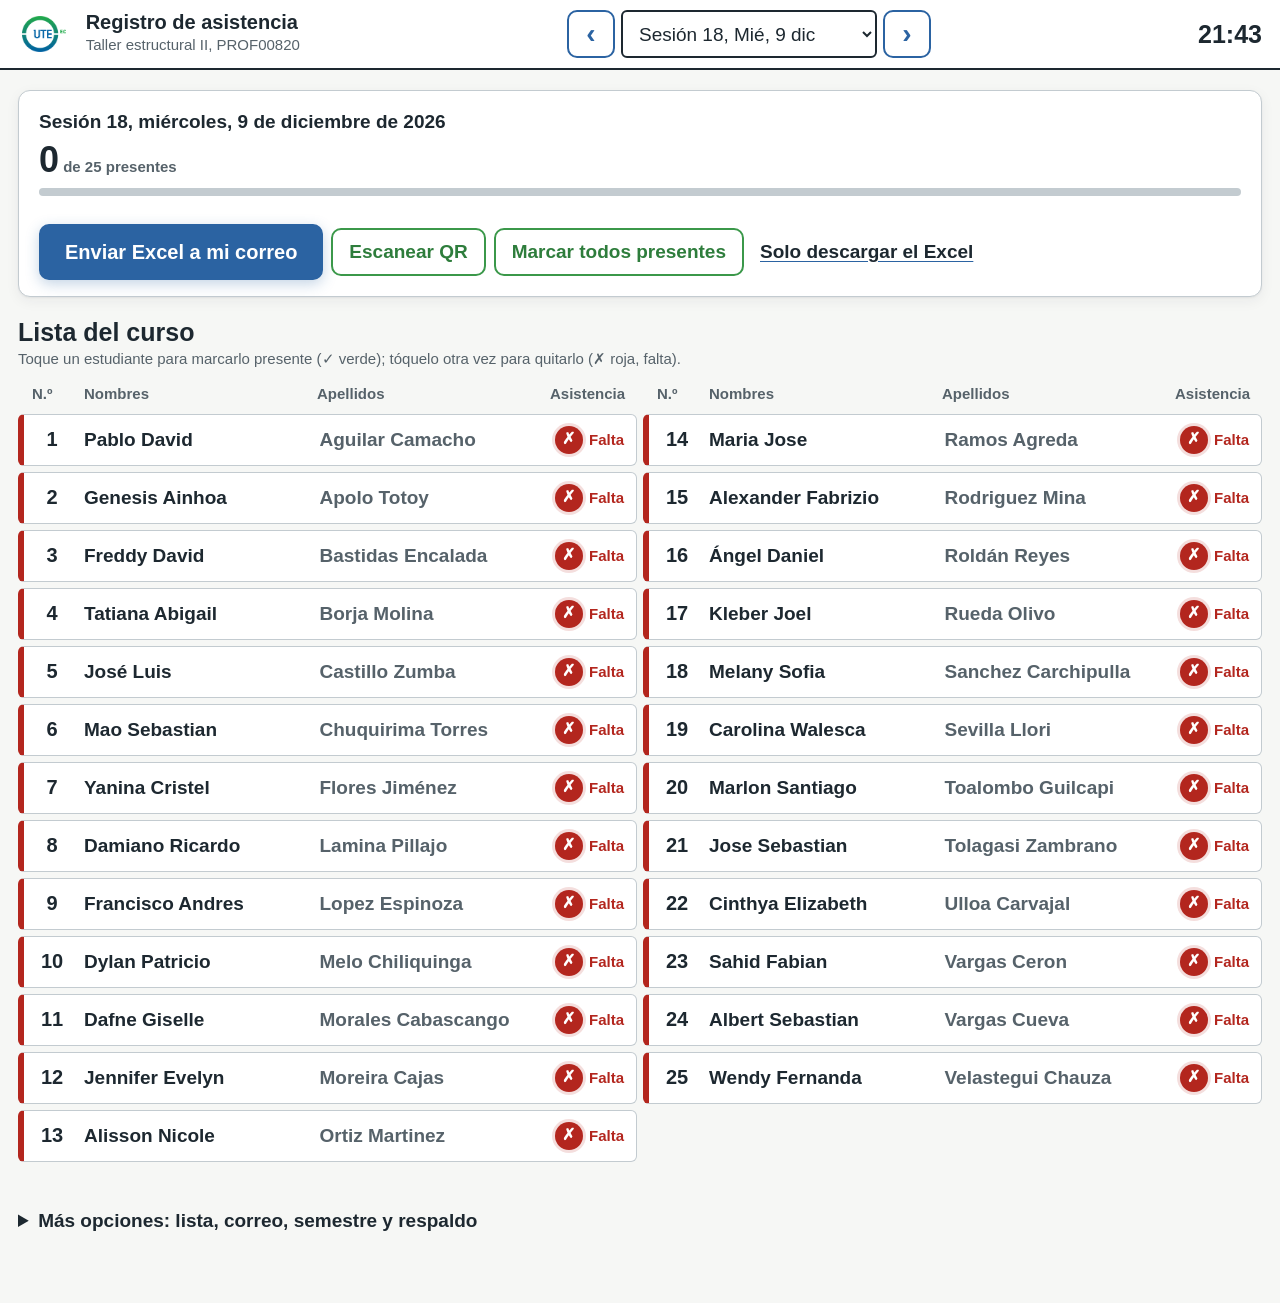
<file: registro.html>
<!doctype html>
<html lang="es-EC">
<head>
  <meta charset="utf-8">
  <meta name="viewport" content="width=device-width, initial-scale=1, viewport-fit=cover">
  <title>Registro de asistencia: Taller estructural II (UTE)</title>
  <meta name="robots" content="noindex">
  <link rel="icon" href="data:image/svg+xml,%3Csvg xmlns='http://www.w3.org/2000/svg' viewBox='0 0 32 32'%3E%3Crect x='4' y='4' width='24' height='24' rx='4' fill='none' stroke='%232D6A3E' stroke-width='3'/%3E%3Cpath d='M10 16l4 4 8-9' stroke='%232D6A3E' stroke-width='3' fill='none' stroke-linecap='round'/%3E%3C/svg%3E">
  <link rel="stylesheet" href="estilo.css">
  <link rel="manifest" href="app-registro.webmanifest">
  <link rel="apple-touch-icon" href="icono-registro-180.png">
  <meta name="apple-mobile-web-app-capable" content="yes">
  <meta name="mobile-web-app-capable" content="yes">
  <script>if ("serviceWorker" in navigator && window.isSecureContext) navigator.serviceWorker.register("sw.js").catch(function () {});</script>
</head>
<body class="pagina-clase pagina-registro">
  <a class="saltar" href="#lista">Saltar a la lista</a>

  <header class="barra">
    <img class="barra__logo" src="logo-ute.png" alt="Universidad UTE" width="49" height="40">
    <div class="barra__curso">
      <p class="barra__titulo">Registro de asistencia</p>
      <p class="barra__sub">Taller estructural II, PROF00820</p>
    </div>
    <nav class="barra__nav" aria-label="Elegir sesión">
      <button class="boton boton--icono" type="button" id="anterior" aria-label="Sesión anterior">‹</button>
      <label class="solo-lector" for="elegir">Sesión</label>
      <select class="campo campo--select" id="elegir"></select>
      <button class="boton boton--icono" type="button" id="siguiente" aria-label="Sesión siguiente">›</button>
    </nav>
    <div class="barra__acciones">
      <p class="reloj" id="reloj">--:--</p>
    </div>
  </header>

  <div id="error-datos" class="aviso aviso--error barra-aviso" hidden></div>

  <main class="reg" id="contenido">
    <section class="reg__resumen" aria-label="Resumen de la sesión">
      <div class="reg__cifras">
        <p class="reg__fecha" id="reg-fecha"></p>
        <p class="panel__cifra"><span id="cuenta">0</span><span class="panel__unidad" id="cuenta-de"> presentes</span></p>
        <div class="barra-avance" id="barra" role="progressbar" aria-valuemin="0" aria-valuemax="100" aria-label="Porcentaje de asistencia"><span></span></div>
        <p class="reg__envio" id="estado-envio" aria-live="polite"></p>
      </div>
      <div class="reg__acciones">
        <button class="boton boton--primario boton--grande" type="button" id="enviar">Enviar Excel a mi correo</button>
        <button class="boton boton--secundario" type="button" id="escanear" aria-expanded="false" aria-controls="panel-escaner">Escanear QR</button>
        <button class="boton boton--secundario" type="button" id="todos">Marcar todos presentes</button>
        <button class="boton boton--texto" type="button" id="descargar">Solo descargar el Excel</button>
      </div>
    </section>

    <section class="aviso aviso--importante" id="sin-lista" hidden aria-labelledby="sin-lista-titulo">
      <h2 id="sin-lista-titulo">Cargue la lista del curso</h2>
      <p>Hágalo una sola vez. La lista se guarda <strong>solo en este navegador</strong>; no se sube a internet.</p>
      <label class="campo__etiqueta" for="pegar-lista">Pegue la lista (un estudiante por línea: número y nombre)</label>
      <textarea class="campo campo--area" id="pegar-lista" rows="8" placeholder="1	APELLIDO/APELLIDO, NOMBRES&#10;2	APELLIDO/APELLIDO, NOMBRES&#10;…"></textarea>
      <div class="reg__fila-botones">
        <button class="boton boton--primario" type="button" id="guardar-lista">Guardar la lista</button>
        <label class="boton boton--secundario boton--archivo">O cargar un archivo CSV
          <input type="file" id="archivo-lista" accept=".csv,.txt,text/csv,text/plain" class="solo-lector">
        </label>
      </div>
    </section>

    <section class="escaner-lateral" id="panel-escaner" hidden aria-label="Escáner de códigos QR">
      <div class="escaner__visor" id="visor">
        <video id="video" playsinline muted></video>
        <div class="escaner__marco" aria-hidden="true"></div>
        <p class="escaner__estado" id="cam-estado">Cámara apagada</p>
      </div>
      <div class="escaner__controles">
        <label class="solo-lector" for="cam-lista">Cámara</label>
        <select class="campo campo--select" id="cam-lista" hidden></select>
        <label class="boton boton--verde boton--archivo" id="foto-qr-boton">Tomar foto del QR
          <input type="file" id="foto-qr" accept="image/*" capture="environment" class="solo-lector">
        </label>
      </div>
      <p class="nota" id="foto-qr-ayuda">Si la cámara en vivo no se enciende (por ejemplo, dentro del visor de Claude), use «Tomar foto del QR»: en el celular se abre la cámara; en la laptop puede elegir una foto o captura del código.</p>
      <div class="ultimo" id="ultimo" aria-live="assertive" aria-atomic="true">
        <p class="ultimo__etiqueta">Último escaneo</p>
        <p class="ultimo__nombre" id="ultimo-nombre">Esperando el primer código…</p>
        <p class="ultimo__detalle" id="ultimo-detalle"></p>
        <div class="ultimo__opciones" id="ultimo-opciones"></div>
      </div>
    </section>

    <section class="reg__lista" aria-labelledby="lista-titulo">
      <div class="reg__lista-cabeza">
        <h2 id="lista-titulo">Lista del curso</h2>
      </div>
      <p class="nota">Toque un estudiante para marcarlo presente (✓ verde); tóquelo otra vez para quitarlo (✗ roja, falta).</p>
      <div class="alumnos__cabecera" aria-hidden="true"><span class="fila"><span>N.º</span><span>Nombres</span><span>Apellidos</span><span>Asistencia</span></span><span class="fila fila--2"><span>N.º</span><span>Nombres</span><span>Apellidos</span><span>Asistencia</span></span></div>
      <ol class="alumnos" id="lista"></ol>
      <div id="fuera" class="aviso aviso--suave" hidden>
        <h3>Por resolver: escaneados que no coinciden con la lista</h3>
        <p class="nota">Asigne cada uno al estudiante correcto; si no corresponde a nadie, puede quitarlo o dejarlo: en el Excel aparecerá aparte y no cuenta en el porcentaje.</p>
        <ul class="lista-asis" id="lista-fuera"></ul>
      </div>
    </section>

    <details class="politica reg__herramientas">
      <summary>Más opciones: lista, correo, semestre y respaldo</summary>
      <div class="herramientas">
        <label class="campo__etiqueta" for="correo">Correo al que se envía el Excel</label>
        <input class="campo" id="correo" type="email" autocomplete="email">
        <button class="boton boton--secundario" type="button" id="exp-semestre">Descargar Excel del semestre</button>
        <button class="boton boton--secundario" type="button" id="exp-respaldo">Descargar respaldo completo</button>
        <label class="boton boton--texto boton--archivo">Restaurar un respaldo
          <input type="file" id="restaurar" accept=".json,application/json" class="solo-lector">
        </label>
        <button class="boton boton--secundario" type="button" id="cambiar-lista">Reemplazar la lista del curso</button>
        <button class="boton boton--peligro" type="button" id="borrar-sesion">Borrar la asistencia de esta sesión</button>
        <p class="nota">Todo se guarda solo en este navegador. Envíe o descargue el Excel al terminar cada clase.</p>
      </div>
    </details>
  </main>

  <script src="jsQR-1.4.0.js"></script>
  <script src="guardar.js"></script>
  <script src="qr-comun.js"></script>
  <script src="xlsx-mini.js"></script>
  <script src="asistencia-excel.js"></script>
  <script src="lista-curso.js"></script>
  <script src="registro.js"></script>
</body>
</html>
</file>
<file: estilo.css>
/* Taller estructural II: Estructuras metálicas
   Lenguaje visual del plano estructural: papel de plano, tinta de acero,
   rótulo (cajetín) para lo próximo, burbujas de eje para las unidades
   y color minio (imprimante anticorrosivo) como único acento. */

:root {
  --papel: #f6f7f5;
  --superficie: #ffffff;
  --tinta: #1d2830;
  --galvanizado: #56626a;
  --cota: #c3cbd0;
  --minio: #2B63A2;
  --minio-suave: #e8eff8;
  --azul: #2B63A2;
  --azul-oscuro: #224f82;
  --verde: #3B984A;
  --verde-texto: #2E7D3C;
  --verde-suave: #e5f2e7;
  --rojo: #b3261e;
  --rojo-suave: #fbe9e7;
  --ambar: #a86400;
  --ambar-suave: #fdf1dc;
  --foco: #1f5e8c;
  --ok: #2d6a3e;
  --ok-suave: #e3f0e6;
  --alerta: #8a5a00;
  --alerta-suave: #fbf0d9;
  --sombra: 0 1px 2px rgba(29, 40, 48, 0.06), 0 4px 14px rgba(29, 40, 48, 0.06);

  --fuente: "Avenir Next", "Segoe UI", "Helvetica Neue", Roboto, Arial, sans-serif;
  --fuente-titulo: "Avenir Next Condensed", "Arial Narrow", "Roboto Condensed", "Segoe UI", sans-serif;

  --t-1: 0.875rem;
  --t0: 1.0625rem;
  --t1: 1.25rem;
  --t2: 1.5625rem;
  --t3: 2.25rem;

  --ancho: 44rem;
  --radio: 6px;
  --radio-g: 12px;

  box-sizing: border-box;
  padding-top: env(safe-area-inset-top, 0px);
  padding-bottom: env(safe-area-inset-bottom, 0px);
  color-scheme: light dark;
}

@media (prefers-color-scheme: dark) {
  :root:not([data-theme="light"]) {
    --papel: #151c21;
    --superficie: #1c252b;
    --tinta: #e4e9ec;
    --galvanizado: #a3aeb5;
    --cota: #3b4850;
    --minio: #8db8ea;
    --minio-suave: #1a2a3d;
    --azul: #4f86c6;
    --azul-oscuro: #3a6fae;
    --verde: #3B984A;
    --verde-texto: #8fd19c;
    --verde-suave: #1d3322;
    --rojo: #f2b8b5;
    --rojo-suave: #3b1f1d;
    --ambar: #f0c060;
    --ambar-suave: #3a2f17;
    --foco: #8cc2ea;
    --ok: #7fcf93;
    --ok-suave: #1f3326;
    --alerta: #f0c060;
    --alerta-suave: #3a2f17;
    --sombra: none;
  }
}
:root[data-theme="dark"] {
  --ok: #7fcf93;
  --ok-suave: #1f3326;
  --alerta: #f0c060;
  --alerta-suave: #3a2f17;
  --sombra: none;
  --papel: #151c21;
  --superficie: #1c252b;
  --tinta: #e4e9ec;
  --galvanizado: #a3aeb5;
  --cota: #3b4850;
  --minio: #8db8ea;
  --minio-suave: #1a2a3d;
  --azul: #4f86c6;
  --azul-oscuro: #3a6fae;
  --verde: #3B984A;
  --verde-texto: #8fd19c;
  --verde-suave: #1d3322;
  --rojo: #f2b8b5;
  --rojo-suave: #3b1f1d;
  --ambar: #f0c060;
  --ambar-suave: #3a2f17;
  --foco: #8cc2ea;
}

*, *::before, *::after { box-sizing: border-box; }

html { scroll-padding-top: calc(env(safe-area-inset-top, 0px) + 1rem); -webkit-text-size-adjust: 100%; }

body {
  margin: 0;
  background: var(--papel);
  color: var(--tinta);
  font-family: var(--fuente);
  font-size: var(--t0);
  line-height: 1.55;
  overflow-wrap: break-word;
}

main, .cabecera, .pie { max-width: var(--ancho); margin-inline: auto; padding-inline: 1.125rem; }

a { color: var(--tinta); text-decoration-color: var(--minio); text-decoration-thickness: 2px; text-underline-offset: 3px; }
a:hover { color: var(--minio); }

:focus-visible { outline: 3px solid var(--foco); outline-offset: 3px; border-radius: var(--radio); }

h2 {
  font-family: var(--fuente-titulo);
  font-size: var(--t2);
  font-weight: 700;
  line-height: 1.2;
  margin: 0 0 0.75rem;
}

p { margin: 0 0 0.75rem; }

.solo-lector {
  position: absolute; width: 1px; height: 1px; padding: 0; margin: -1px;
  overflow: hidden; clip: rect(0 0 0 0); white-space: nowrap; border: 0;
}

.saltar { position: absolute; left: 1rem; top: -4rem; background: var(--superficie); padding: 0.5rem 0.75rem; z-index: 10; }
.saltar:focus { top: calc(env(safe-area-inset-top, 0px) + 0.5rem); }

/* Cabecera */
.cabecera { padding-top: 1.75rem; padding-bottom: 1.25rem; }
.cabecera__inst { font-size: var(--t-1); color: var(--galvanizado); margin-bottom: 0.25rem; }
.cabecera__titulo {
  font-family: var(--fuente-titulo);
  font-size: var(--t3);
  line-height: 1.05;
  font-weight: 700;
  letter-spacing: -0.01em;
  margin: 0 0 0.5rem;
}
.cabecera__sub { display: block; font-weight: 400; color: var(--galvanizado); }
.cabecera__meta { font-size: var(--t-1); color: var(--galvanizado); margin: 0; }

/* Rótulo: el cajetín de un plano, el elemento que se recuerda */
.rotulo {
  display: grid;
  grid-template-columns: 1fr;
  border: 2px solid var(--tinta);
  background: var(--superficie);
  box-shadow: var(--sombra);
  margin-bottom: 1.25rem;
}
.rotulo__celda { padding: 0.875rem 1rem 1rem; }
.rotulo__celda + .rotulo__celda { border-top: 1px solid var(--tinta); }
.rotulo__celda--principal { border-left: 6px solid var(--minio); }
.rotulo__etiqueta { font-size: var(--t-1); color: var(--galvanizado); margin: 0 0 0.25rem; font-weight: 600; }
.rotulo__fecha { font-size: var(--t1); font-weight: 700; margin: 0 0 0.25rem; }
.rotulo__fecha--hoy { color: var(--minio); }
.rotulo__tema { margin: 0 0 0.5rem; }
.rotulo__detalle { font-size: var(--t-1); color: var(--galvanizado); margin: 0 0 0.5rem; }
.rotulo__cargando { color: var(--galvanizado); margin: 0; }
.rotulo__pie {
  grid-column: 1 / -1;
  border-top: 1px solid var(--tinta);
  margin: 0;
  padding: 0.375rem 1rem;
  font-size: var(--t-1);
  color: var(--galvanizado);
}

@media (min-width: 40rem) {
  .rotulo { grid-template-columns: 3fr 2fr; }
  .rotulo__celda + .rotulo__celda { border-top: 0; border-left: 1px solid var(--tinta); }
}

/* Accesos rápidos */
.accesos { display: grid; grid-template-columns: repeat(auto-fit, minmax(6.25rem, 1fr)); gap: 0.5rem; margin-bottom: 1rem; }
.acceso {
  display: flex;
  flex-direction: column;
  justify-content: center;
  min-height: 3rem;
  padding: 0.5rem;
  text-align: center;
  border: 1px solid var(--cota);
  border-radius: var(--radio);
  background: var(--superficie);
  text-decoration: none;
}
.acceso:hover { border-color: var(--minio); color: var(--tinta); }
.acceso__titulo { display: block; font-weight: 700; font-size: 0.9375rem; overflow-wrap: normal; hyphens: none; }
@media (min-width: 34rem) { .acceso__titulo { font-size: var(--t0); } }
.acceso__texto { display: none; font-size: var(--t-1); color: var(--galvanizado); }
@media (min-width: 34rem) { .acceso { padding: 0.75rem 1rem; text-align: left; } .acceso__texto { display: block; } }
.rotulo { margin-bottom: 2rem; }

/* Secciones */
.seccion { padding-top: 1.5rem; margin-bottom: 2rem; border-top: 1px solid var(--cota); }
.seccion__intro { color: var(--galvanizado); }
.nota { font-size: var(--t-1); color: var(--galvanizado); }

/* Unidades: burbuja de eje y línea de eje (trazo y punto) */
.unidad { margin-bottom: 0.75rem; }
.unidad > summary {
  display: flex;
  align-items: center;
  gap: 0.75rem;
  cursor: pointer;
  list-style: none;
  padding: 0.5rem 0;
  min-height: 3rem;
  font-weight: 700;
  line-height: 1.3;
}
.unidad > summary::-webkit-details-marker { display: none; }
.unidad > summary::after { content: "Ver"; margin-left: auto; font-size: var(--t-1); font-weight: 600; color: var(--galvanizado); }
.unidad[open] > summary::after { content: "Ocultar"; }
.eje {
  flex: 0 0 auto;
  display: inline-grid;
  place-items: center;
  width: 2.5rem;
  height: 2.5rem;
  border: 2px solid var(--tinta);
  border-radius: 50%;
  font-family: var(--fuente-titulo);
  font-size: var(--t1);
  background: var(--superficie);
}
.unidad--actual .eje { border-color: var(--minio); color: var(--minio); }
.unidad__cuerpo {
  margin-left: 1.25rem;
  padding: 0.25rem 0 0.25rem 1.25rem;
  background-image: repeating-linear-gradient(to bottom, var(--galvanizado) 0 14px, transparent 14px 18px, var(--galvanizado) 18px 20px, transparent 20px 24px);
  background-size: 1px 100%;
  background-repeat: no-repeat;
}
.unidad > summary { flex-wrap: wrap; }
.unidad > summary > span:not(.eje) { min-width: 0; flex: 1 1 12rem; }
.unidad__rango { font-size: var(--t-1); color: var(--galvanizado); font-weight: 400; display: block; }

/* Sesión */
.sesion {
  background: var(--superficie);
  border: 1px solid var(--cota);
  border-radius: var(--radio-g);
  box-shadow: var(--sombra);
  padding: 0.875rem 1rem;
  margin-bottom: 0.75rem;
}
.sesion--proxima { border: 2px solid var(--minio); }
.sesion--pasada { opacity: 0.78; }
.sesion__cabeza > * { min-width: 0; }
.sesion__cabeza { display: flex; flex-wrap: wrap; align-items: baseline; gap: 0.25rem 0.75rem; margin-bottom: 0.375rem; }
.sesion__fecha { font-weight: 700; margin: 0; }
.sesion__num { font-size: var(--t-1); color: var(--galvanizado); margin: 0; }
.marca {
  display: inline-block;
  font-size: var(--t-1);
  font-weight: 700;
  padding: 0 0.5rem;
  border-radius: var(--radio);
  background: var(--minio);
  color: var(--superficie);
}
.sesion__tema { margin-bottom: 0.625rem; }
.sesion__eval, .sesion__hito {
  font-size: var(--t-1);
  padding: 0.5rem 0.75rem;
  margin: 0 0 0.625rem;
  border-radius: var(--radio);
}
.sesion__eval { background: var(--minio-suave); border-left: 4px solid var(--minio); }
.sesion__hito { border-left: 4px solid var(--galvanizado); background: var(--papel); }
.actividades { margin: 0; }
.actividad { margin: 0 0 0.625rem; }
.actividad dt { font-weight: 700; font-size: var(--t-1); display: flex; flex-wrap: wrap; gap: 0.25rem 0.5rem; align-items: center; }
.actividad dd { margin: 0.125rem 0 0; font-size: var(--t-1); line-height: 1.5; }
.sesion__nota { font-size: var(--t-1); font-style: italic; color: var(--galvanizado); margin: 0; }

.ia {
  display: inline-block;
  font-size: 0.8125rem;
  font-weight: 600;
  line-height: 1.4;
  padding: 0 0.4rem;
  border: 1px solid var(--galvanizado);
  border-radius: var(--radio);
  color: var(--galvanizado);
}
.ia--IANP { border-style: solid; }
.ia--IAA { border-style: dashed; }
.ia--IAAD { border-color: var(--tinta); color: var(--tinta); }

.evento { border-style: dashed; }

/* Lecturas */
.campo__etiqueta { display: block; font-weight: 700; margin-bottom: 0.375rem; }
.campo {
  width: 100%;
  font: inherit;
  padding: 0.625rem 0.75rem;
  min-height: 3rem;
  border: 2px solid var(--tinta);
  border-radius: var(--radio);
  background: var(--superficie);
  color: var(--tinta);
}
.campo__ayuda { font-size: var(--t-1); color: var(--galvanizado); margin: 0.375rem 0 0.75rem; }
.recursos { list-style: none; padding: 0; margin: 0 0 0.75rem; }
.recurso {
  background: var(--superficie);
  border: 1px solid var(--cota);
  border-radius: var(--radio-g);
  box-shadow: var(--sombra);
  padding: 0.75rem 1rem;
  margin-bottom: 0.5rem;
}
.recurso__ref { margin: 0 0 0.375rem; }
.recurso__datos { display: flex; flex-wrap: wrap; gap: 0.25rem 0.75rem; font-size: var(--t-1); color: var(--galvanizado); margin: 0; }
.acceso-tag { font-weight: 700; color: var(--tinta); }
.acceso-tag--pendiente { color: var(--minio); }

/* Contacto */
.tarjeta {
  background: var(--superficie);
  border: 1px solid var(--cota);
  border-radius: var(--radio-g);
  box-shadow: var(--sombra);
  padding: 1rem;
  margin-bottom: 0.75rem;
}
.tarjeta__horario { font-size: var(--t1); font-weight: 700; margin-bottom: 0.25rem; }
.canales { list-style: none; padding: 0; margin: 0; }
.canales li { padding: 0.625rem 0; border-top: 1px solid var(--cota); }
.canales li:first-child { border-top: 0; }
.canales a { display: inline-block; min-height: 2.75rem; padding-top: 0.5rem; font-weight: 700; }
.canal__detalle { display: block; font-size: var(--t-1); color: var(--galvanizado); }

/* Tareas */
.aviso { border-radius: var(--radio); padding: 0.75rem 1rem; margin-bottom: 1rem; }
.aviso p:last-child { margin-bottom: 0; }
.aviso--importante { border: 2px solid var(--minio); background: var(--minio-suave); }
.aviso--error { border: 2px solid var(--minio); background: var(--superficie); }
.grupo-tareas { margin-bottom: 1rem; }
.grupo-tareas h3 { font-size: var(--t0); margin: 0 0 0.5rem; }
.tarea {
  display: grid;
  grid-template-columns: auto minmax(0, 1fr);
  gap: 0.75rem;
  align-items: start;
  padding: 0.625rem 0.75rem;
  border: 1px solid var(--cota);
  border-radius: var(--radio);
  background: var(--superficie);
  margin-bottom: 0.5rem;
  cursor: pointer;
}
.tarea input { width: 1.375rem; height: 1.375rem; margin: 0.125rem 0 0; accent-color: var(--minio); }
.tarea__texto { font-size: var(--t-1); }
.tarea__cuando { display: block; font-weight: 700; font-size: var(--t-1); }
.tarea:has(input:checked) .tarea__texto { color: var(--galvanizado); }

.boton {
  font: inherit;
  font-weight: 700;
  min-height: 3rem;
  padding: 0.5rem 1rem;
  border-radius: var(--radio);
  cursor: pointer;
}
.boton--secundario { background: var(--superficie); color: var(--tinta); border: 2px solid var(--tinta); }

/* Políticas */
.tabla-marco { overflow-x: auto; margin-bottom: 1rem; }
table { border-collapse: collapse; width: 100%; min-width: 20rem; font-size: var(--t-1); background: var(--superficie); }
caption { text-align: left; font-weight: 700; padding-bottom: 0.375rem; }
th, td { border: 1px solid var(--cota); padding: 0.5rem; text-align: left; vertical-align: top; }
thead th { border-bottom: 2px solid var(--tinta); }
td.num, th.num { text-align: right; }
.politica { margin-bottom: 0.75rem; }
.politica > summary { cursor: pointer; font-weight: 700; padding: 0.5rem 0; min-height: 2.75rem; }
.politica p, .politica li { font-size: var(--t-1); }
.cita { border-left: 3px solid var(--cota); padding-left: 0.875rem; }

/* Pie */
.pie { padding-top: 1.25rem; padding-bottom: 2.5rem; border-top: 1px solid var(--cota); font-size: var(--t-1); color: var(--galvanizado); }

@media (prefers-reduced-motion: reduce) {
  html { scroll-behavior: auto; }
}
@media (prefers-reduced-motion: no-preference) {
  html { scroll-behavior: smooth; }
}

@media print {
  .accesos, #tareas, .saltar { display: none; }
  .unidad__cuerpo { background: none; }
  details > * { display: block; }
}

/* ================================================================
   Sitio público: línea del semestre (una línea de cota del plano)
   ================================================================ */
.semestre { margin-bottom: 1.75rem; }
.semestre__cabeza { display: flex; flex-wrap: wrap; align-items: baseline; justify-content: space-between; gap: 0.25rem 1rem; margin-bottom: 0.5rem; }
.semestre__titulo { font-weight: 700; margin: 0; }
.semestre__dato { font-size: var(--t-1); color: var(--galvanizado); margin: 0; }
.barra-avance { height: 8px; border-radius: 99px; background: var(--cota); overflow: hidden; margin: 0.25rem 0 0.75rem; }
.barra-avance > span { display: block; height: 100%; background: var(--minio); border-radius: 99px; }
.cota { overflow-x: auto; padding-bottom: 0.5rem; scrollbar-width: thin; }
.cota__lista {
  display: flex; align-items: flex-end; gap: 0; list-style: none; margin: 0; padding: 1.5rem 0.75rem 0;
  position: relative; min-width: max-content;
}
.cota__lista::before { /* la línea de cota */
  content: ""; position: absolute; left: 0.75rem; right: 0.75rem; bottom: 1.4rem; border-top: 1.5px solid var(--tinta);
}
.cota__item { position: relative; display: flex; flex-direction: column; align-items: center; }
.cota__item--corte { margin-left: 0.875rem; }
.cota__enlace {
  display: flex; flex-direction: column; align-items: center; justify-content: flex-end;
  width: 1.5rem; height: 3.25rem; text-decoration: none; color: var(--galvanizado); font-size: 0.6875rem; border-radius: var(--radio);
}
.cota__tick { width: 1.5px; height: 0.875rem; background: var(--tinta); margin-bottom: 0.9rem; transition: height 0.15s ease; }
.cota__num { position: absolute; bottom: 0; font-variant-numeric: tabular-nums; }
.cota__item--eval .cota__tick { width: 0.625rem; height: 0.625rem; background: var(--minio); transform: rotate(45deg); margin-bottom: 1.05rem; }
.cota__item--pasada .cota__tick { background: var(--galvanizado); }
.cota__item--pasada.cota__item--eval .cota__tick { background: var(--galvanizado); }
.cota__item--proxima .cota__tick { height: 1.75rem; width: 3px; background: var(--minio); }
.cota__item--proxima.cota__item--eval .cota__tick { width: 0.875rem; height: 0.875rem; }
.cota__item--proxima .cota__num { color: var(--minio); font-weight: 700; }
.cota__enlace:hover .cota__tick { height: 1.5rem; }
.cota__unidad { position: absolute; top: -1.35rem; left: 0; font-size: 0.6875rem; font-weight: 700; white-space: nowrap; color: var(--tinta); }
.cota__leyenda { display: flex; flex-wrap: wrap; gap: 0.25rem 1rem; font-size: var(--t-1); color: var(--galvanizado); margin: 0.25rem 0 0; padding: 0; list-style: none; }
.cota__leyenda span { display: inline-block; vertical-align: middle; margin-right: 0.375rem; }
.ley-eval { width: 0.55rem; height: 0.55rem; background: var(--minio); transform: rotate(45deg); }
.ley-prox { width: 3px; height: 0.9rem; background: var(--minio); }

.preparar { margin: 0.5rem 0; padding: 0.5rem 0.75rem; border-radius: var(--radio); background: var(--papel); font-size: var(--t-1); }
.preparar strong { display: block; }

.filtro { margin-bottom: 1rem; }
.cronograma-vacio { color: var(--galvanizado); }

/* ================================================================
   Controles comunes
   ================================================================ */
.boton { display: inline-flex; align-items: center; justify-content: center; gap: 0.375rem; text-decoration: none; line-height: 1.2; }
.boton--primario { background: var(--tinta); color: var(--papel); border: 2px solid var(--tinta); }
.boton--primario:hover { background: var(--minio); border-color: var(--minio); color: #fff; }
.boton--texto { background: transparent; border: 0; color: var(--tinta); text-decoration: underline; text-decoration-color: var(--minio); text-underline-offset: 3px; padding-inline: 0.5rem; }
.boton--peligro { background: var(--superficie); color: var(--minio); border: 2px solid var(--minio); }
.boton--icono { width: 3rem; padding: 0; font-size: 1.75rem; background: var(--superficie); color: var(--tinta); border: 2px solid var(--cota); }
.boton--icono:disabled { opacity: 0.35; cursor: default; }
.boton--ancho { width: 100%; }
.boton--mini { min-height: 2.25rem; font-size: var(--t-1); padding: 0.25rem 0.5rem; }
.boton--archivo { position: relative; cursor: pointer; }
.boton--archivo:focus-within { outline: 3px solid var(--foco); outline-offset: 3px; }
.chip { font: inherit; font-size: var(--t-1); font-weight: 600; min-height: 2.5rem; padding: 0.25rem 0.75rem; border-radius: 99px; border: 1px solid var(--cota); background: var(--superficie); color: var(--tinta); cursor: pointer; }
.chip:hover { border-color: var(--minio); }
.campo--select { width: auto; max-width: 100%; min-height: 3rem; }
.campo--codigo { font-family: ui-monospace, "SFMono-Regular", Consolas, monospace; letter-spacing: 0.06em; text-transform: uppercase; }
.campo[aria-invalid="true"] { border-color: var(--minio); }
.campo__error { color: var(--minio); font-size: var(--t-1); font-weight: 600; margin: -0.25rem 0 0.75rem; min-height: 0; }
.campo__error:empty { display: none; }
.aviso--suave { border: 1px solid var(--cota); background: var(--papel); }
.aviso--mini { font-size: var(--t-1); padding: 0.5rem 0.75rem; }
.marca--gris { background: var(--galvanizado); }

/* ================================================================
   Página del estudiante: su QR
   ================================================================ */
.cabecera--compacta { padding-top: 1.25rem; padding-bottom: 0.75rem; }
.cabecera__titulo--pequeno { font-size: var(--t2); }
.tarjeta--form h2 { margin-top: 0; }
.tarjeta--form .campo { margin-bottom: 0.5rem; }
.tarjeta--form .boton--primario { width: 100%; }
.qr-marco {
  background: #ffffff; color: #111; border-radius: var(--radio-g); padding: 1rem 1rem 1.25rem;
  display: flex; flex-direction: column; align-items: center; box-shadow: var(--sombra); border: 1px solid var(--cota);
}
.qr-marco canvas { image-rendering: pixelated; max-width: 100%; height: auto; }
.qr-nombre { font-size: var(--t1); font-weight: 700; text-align: center; margin: 0.5rem 0 0; color: #111; }
.qr-codigo { font-family: ui-monospace, "SFMono-Regular", Consolas, monospace; letter-spacing: 0.08em; margin: 0; color: #333; }
.qr-instruccion { margin-top: 1rem; }
.qr-acciones { display: flex; flex-wrap: wrap; gap: 0.5rem; margin-bottom: 0.5rem; }

/* ================================================================
   Modo clase (laptop y proyector)
   ================================================================ */
.pagina-clase { --t0: 1.125rem; }
@media (min-width: 64rem) { .pagina-clase { --t0: 1.1875rem; --t-1: 0.9375rem; } }
.barra {
  position: sticky; top: 0; z-index: 5; display: flex; flex-wrap: wrap; align-items: center; justify-content: space-between; gap: 0.5rem 1rem;
  padding: calc(env(safe-area-inset-top, 0px) + 0.625rem) 1.125rem 0.625rem; background: var(--superficie); border-bottom: 2px solid var(--tinta);
}
.barra__titulo { font-family: var(--fuente-titulo); font-weight: 700; font-size: var(--t1); margin: 0; line-height: 1.1; }
.barra__sub { font-size: var(--t-1); color: var(--galvanizado); margin: 0; }
.barra__nav { display: flex; align-items: center; gap: 0.375rem; }
.barra__acciones { display: flex; align-items: center; gap: 0.75rem; }
.reloj { font-family: var(--fuente-titulo); font-size: var(--t2); font-weight: 700; font-variant-numeric: tabular-nums; margin: 0; }
.barra-aviso { max-width: 90rem; margin: 0.75rem auto 0; }
.clase { max-width: 90rem; margin: 0 auto; padding: 1.25rem 1.125rem 3rem; display: grid; grid-template-columns: 1fr; gap: 1.5rem; }
@media (min-width: 64rem) { .clase { grid-template-columns: minmax(0, 1fr) 21rem; align-items: start; } .clase__lateral { position: sticky; top: 5.5rem; } }
.clase__cabeza { display: flex; flex-wrap: wrap; justify-content: space-between; align-items: baseline; gap: 0.25rem 1rem; }
.clase__fecha { font-weight: 700; font-size: var(--t1); margin: 0; }
.clase__meta { color: var(--galvanizado); margin: 0; }
.clase__tema { font-family: var(--fuente-titulo); font-size: clamp(1.625rem, 1.1rem + 1.6vw, 2.5rem); line-height: 1.15; margin: 0.5rem 0 1rem; font-weight: 700; }
.clase__callout { font-size: var(--t0); }
.bloques { list-style: none; padding: 0; margin: 0; display: grid; gap: 0.875rem; }
.bloque { background: var(--superficie); border: 1px solid var(--cota); border-left: 6px solid var(--tinta); border-radius: var(--radio-g); padding: 1rem 1.125rem; box-shadow: var(--sombra); transition: opacity 0.2s ease; }
.bloque--aa { border-left-color: var(--galvanizado); }
.bloque--hecho { opacity: 0.55; }
.bloque--hecho .bloque__titulo { text-decoration: line-through; text-decoration-color: var(--minio); }
.bloque__cabeza { display: flex; flex-wrap: wrap; align-items: center; gap: 0.375rem 0.75rem; margin-bottom: 0.375rem; }
.bloque__titulo { font-size: var(--t1); margin: 0; font-family: var(--fuente); }
.bloque__hecho { margin-left: auto; display: inline-flex; align-items: center; gap: 0.375rem; font-size: var(--t-1); font-weight: 600; min-height: 2.75rem; cursor: pointer; }
.bloque__hecho input { width: 1.25rem; height: 1.25rem; accent-color: var(--minio); }
.bloque__texto { margin: 0; line-height: 1.55; }
.panel { background: var(--superficie); border: 1px solid var(--cota); border-radius: var(--radio-g); padding: 1rem 1.125rem; margin-bottom: 1rem; box-shadow: var(--sombra); }
.panel__titulo { font-size: var(--t-1); font-family: var(--fuente); color: var(--galvanizado); font-weight: 700; margin: 0 0 0.25rem; }
.panel__cifra { font-family: var(--fuente-titulo); font-size: 2.25rem; font-weight: 700; line-height: 1.1; margin: 0 0 0.5rem; font-variant-numeric: tabular-nums; }
.panel__unidad { font-family: var(--fuente); font-size: var(--t-1); font-weight: 600; color: var(--galvanizado); }
.temporizador { font-family: var(--fuente-titulo); font-size: clamp(3rem, 2rem + 3vw, 4.5rem); font-weight: 700; font-variant-numeric: tabular-nums; line-height: 1; margin: 0.25rem 0 0.75rem; letter-spacing: -0.02em; }
.temporizador--poco { color: var(--alerta); }
.temporizador--fin { color: var(--minio); animation: parpadeo 1s steps(2) infinite; }
@keyframes parpadeo { 50% { opacity: 0.35; } }
.temp-presets, .temp-controles { display: flex; flex-wrap: wrap; gap: 0.375rem; margin-bottom: 0.625rem; }

/* Diálogo de asistencia */
.dialogo { width: min(72rem, calc(100vw - 1.5rem)); max-height: calc(100vh - 1.5rem); padding: 0; border: 2px solid var(--tinta); border-radius: var(--radio-g); background: var(--papel); color: var(--tinta); }
.dialogo::backdrop { background: rgba(10, 16, 20, 0.6); }
.dialogo__cabeza { display: flex; justify-content: space-between; align-items: center; gap: 1rem; padding: 1rem 1.25rem; background: var(--superficie); border-bottom: 1px solid var(--cota); position: sticky; top: 0; z-index: 1; }
.dialogo__cabeza h2 { margin: 0; }
.dialogo__sub { margin: 0; color: var(--galvanizado); font-size: var(--t-1); }
.dialogo__cuerpo { display: grid; grid-template-columns: 1fr; gap: 1.25rem; padding: 1.25rem; }
@media (min-width: 56rem) { .dialogo__cuerpo { grid-template-columns: minmax(0, 1.1fr) minmax(0, 1fr); } }
.escaner__visor { position: relative; aspect-ratio: 4 / 3; background: #0d1317; border-radius: var(--radio-g); overflow: hidden; border: 4px solid transparent; }
.escaner__visor video { width: 100%; height: 100%; object-fit: cover; transform: scaleX(-1); display: block; }
.escaner__marco { position: absolute; inset: 18% 24%; border: 3px dashed rgba(255, 255, 255, 0.8); border-radius: 14px; pointer-events: none; }
.escaner__estado { position: absolute; left: 0; right: 0; bottom: 0; margin: 0; padding: 0.5rem 0.75rem; background: rgba(0, 0, 0, 0.6); color: #fff; font-size: var(--t-1); text-align: center; }
.visor--ok { animation: destello-ok 0.9s ease; }
.visor--rep { animation: destello-rep 0.9s ease; }
.visor--error { animation: destello-err 0.9s ease; }
@keyframes destello-ok { 0%, 60% { border-color: var(--ok); } 100% { border-color: transparent; } }
@keyframes destello-rep { 0%, 60% { border-color: var(--alerta); } 100% { border-color: transparent; } }
@keyframes destello-err { 0%, 60% { border-color: var(--minio); } 100% { border-color: transparent; } }
.escaner__controles { display: flex; flex-wrap: wrap; gap: 0.5rem; margin: 0.75rem 0; }
.ultimo { border-radius: var(--radio-g); padding: 0.875rem 1rem; background: var(--superficie); border: 1px solid var(--cota); border-left: 6px solid var(--cota); }
.ultimo--ok { border-left-color: var(--ok); background: var(--ok-suave); }
.ultimo--rep { border-left-color: var(--alerta); background: var(--alerta-suave); }
.ultimo--error { border-left-color: var(--minio); background: var(--minio-suave); }
.ultimo__etiqueta { font-size: var(--t-1); color: var(--galvanizado); font-weight: 700; margin: 0; }
.ultimo__nombre { font-family: var(--fuente-titulo); font-size: clamp(1.5rem, 1rem + 1.5vw, 2.25rem); font-weight: 700; line-height: 1.15; margin: 0.125rem 0 0.25rem; }
.ultimo__detalle { margin: 0; font-size: var(--t-1); }
.registro__cifras { font-size: var(--t1); margin-top: 0; }
.registro__cifras strong { font-family: var(--fuente-titulo); font-size: 2rem; }
.pestanas { display: flex; gap: 0.25rem; border-bottom: 2px solid var(--cota); margin-bottom: 0.5rem; }
.pestana { font: inherit; font-weight: 700; background: none; border: 0; border-bottom: 3px solid transparent; margin-bottom: -2px; padding: 0.5rem 0.75rem; min-height: 2.75rem; color: var(--galvanizado); cursor: pointer; }
.pestana[aria-selected="true"] { color: var(--tinta); border-bottom-color: var(--minio); }
.lista-asis { list-style: none; padding: 0; margin: 0 0 1rem; max-height: 22rem; overflow-y: auto; }
.lista-asis__item { display: grid; grid-template-columns: minmax(0, 1fr) auto; gap: 0 0.5rem; align-items: center; padding: 0.5rem 0.25rem; border-bottom: 1px solid var(--cota); }
.lista-asis__nombre { font-weight: 700; }
.lista-asis__detalle { grid-column: 1; font-size: var(--t-1); color: var(--galvanizado); }
.lista-asis__item .boton { grid-column: 2; grid-row: 1 / span 2; }
.lista-asis__vacia { color: var(--galvanizado); padding: 0.5rem 0.25rem; }
.form-manual .campo { margin-bottom: 0.5rem; }
.herramientas { display: grid; gap: 0.5rem; padding-top: 0.25rem; }
.herramientas .boton { width: 100%; }

.subtemas { list-style: none; padding: 0; margin: -0.25rem 0 1.25rem; display: grid; gap: 0.5rem; }
.subtemas li { font-size: var(--t0); line-height: 1.5; padding-left: 3rem; text-indent: -3rem; }
.subtemas__num { display: inline-block; width: 2.75rem; text-indent: 0; font-family: var(--fuente-titulo); font-weight: 700; color: var(--minio); }

/* El diálogo ocupa la pantalla y cada columna se desplaza por separado: la cámara nunca sale de la vista */
.dialogo[open] { display: flex; flex-direction: column; height: calc(100vh - 1.5rem); }
.dialogo__cuerpo { flex: 1; min-height: 0; overflow-y: auto; }
@media (min-width: 56rem) {
  .dialogo__cuerpo { overflow: hidden; }
  .escaner, .registro { overflow-y: auto; min-height: 0; max-height: 100%; padding-right: 0.25rem; }
  .escaner__visor { max-height: 56vh; }
}
.registro__exportar { margin-bottom: 1rem; }
.escaner__visor video.sin-espejo { transform: none; }

/* Encogimiento seguro en pantallas angostas y con texto ampliado */
.rotulo { grid-template-columns: minmax(0, 1fr); }
@media (min-width: 40rem) { .rotulo { grid-template-columns: minmax(0, 3fr) minmax(0, 2fr); } }
.rotulo__celda { min-width: 0; }
.clase { grid-template-columns: minmax(0, 1fr); }
@media (min-width: 64rem) { .clase { grid-template-columns: minmax(0, 1fr) 21rem; } }
.clase__sesion, .clase__lateral, .clase__cabeza > * { min-width: 0; }
.barra__curso { min-width: 0; }
.barra__nav { min-width: 0; flex: 1 1 18rem; justify-content: center; }
.barra__nav select { min-width: 0; flex: 0 1 16rem; }
.barra__acciones { flex-wrap: wrap; min-width: 0; }
@media (max-width: 47.99rem) {
  .barra__nav { order: 3; flex-basis: 100%; }
  .barra__nav select { flex: 1 1 auto; }
  #completa { display: none; }
}
.bloques > li, .subtemas > li { min-width: 0; }
.ia { max-width: 100%; white-space: normal; }
.bloque__cabeza > * { min-width: 0; }
.rotulo__tema--titular { font-weight: 700; font-size: var(--t1); line-height: 1.3; }

/* ================================================================
   Registro de asistencia (pestaña aparte)
   ================================================================ */
.reg { max-width: 90rem; margin: 0 auto; padding: 1.25rem 1.125rem 3rem; display: grid; grid-template-columns: minmax(0, 1fr); gap: 1.25rem; align-items: start; }
.reg > * { min-width: 0; }
.reg__resumen { display: flex; flex-wrap: wrap; justify-content: space-between; align-items: flex-end; gap: 1rem; background: var(--superficie); border: 1px solid var(--cota); border-radius: var(--radio-g); padding: 1rem 1.25rem; box-shadow: var(--sombra); }
.reg__cifras { flex: 1 1 16rem; min-width: 0; }
.reg__fecha { font-weight: 700; margin: 0 0 0.25rem; }
.reg__envio { margin: 0; font-size: var(--t-1); font-weight: 600; }
.reg__envio--ok { color: var(--ok); }
.reg__envio--pendiente { color: var(--minio); }
.reg__acciones { display: flex; flex-wrap: wrap; gap: 0.5rem; align-items: center; }
.boton--grande { min-height: 3.5rem; font-size: var(--t1); padding-inline: 1.5rem; }
.reg__fila-botones { display: flex; flex-wrap: wrap; gap: 0.5rem; margin-top: 0.75rem; }
.campo--area { min-height: 10rem; font-family: ui-monospace, "SFMono-Regular", Consolas, monospace; font-size: var(--t-1); resize: vertical; }
.reg__lista-cabeza { display: flex; flex-wrap: wrap; justify-content: space-between; align-items: flex-end; gap: 0.5rem 1rem; }
.reg__lista-cabeza h2 { margin: 0; }
.por-numero { display: grid; grid-template-columns: 6rem auto; gap: 0.25rem 0.5rem; align-items: center; }
.por-numero .campo__etiqueta { grid-column: 1 / -1; margin: 0; font-size: var(--t-1); }
.por-numero .campo__ayuda { grid-column: 1 / -1; margin: 0; }
.campo--numero { font-family: var(--fuente-titulo); font-size: var(--t1); font-weight: 700; text-align: center; }
.campo--mini { min-height: 2.25rem; font-size: var(--t-1); padding: 0.25rem 0.5rem; max-width: 14rem; }

.alumnos { list-style: none; padding: 0; margin: 0.5rem 0 1rem; display: grid; grid-template-columns: minmax(0, 1fr); gap: 0.375rem; }
@media (min-width: 48rem) { .alumnos { grid-template-columns: repeat(2, minmax(0, 1fr)); grid-auto-flow: row; } }
.alumno {
  width: 100%; display: grid; grid-template-columns: 2.75rem minmax(0, 1fr) auto; align-items: center; gap: 0.75rem;
  min-height: 3.25rem; padding: 0.375rem 0.75rem 0.375rem 0.5rem; font: inherit; text-align: left; cursor: pointer;
  background: var(--superficie); color: var(--tinta); border: 1px solid var(--cota); border-left: 6px solid var(--minio); border-radius: var(--radio);
}
.alumno:hover { border-color: var(--tinta); border-left-color: var(--minio); }
.alumno__num { font-family: var(--fuente-titulo); font-size: var(--t1); font-weight: 700; text-align: center; font-variant-numeric: tabular-nums; }
.alumno__nombre { font-weight: 600; line-height: 1.25; min-width: 0; overflow-wrap: anywhere; }
.alumno__estado { font-size: var(--t-1); font-weight: 700; color: var(--minio); white-space: nowrap; }
.alumno--presente { background: var(--ok-suave); border-left-color: var(--ok); }
.alumno--presente:hover { border-left-color: var(--ok); }
.alumno--presente .alumno__estado { color: var(--ok); }
.alumno--presente .alumno__estado::before { content: "✓ "; }
@media (max-width: 30rem) { .alumno { grid-template-columns: 2.25rem minmax(0, 1fr); } .alumno__estado { grid-column: 2; white-space: normal; } }

.escaner-lateral { background: var(--superficie); border: 1px solid var(--cota); border-radius: var(--radio-g); padding: 1rem; box-shadow: var(--sombra); }
.ultimo__opciones { display: flex; flex-wrap: wrap; gap: 0.375rem; margin-top: 0.5rem; }
.ultimo__opciones .boton { white-space: normal; text-align: left; }
.lista-asis__acciones { grid-column: 2; grid-row: 1 / span 2; display: flex; flex-wrap: wrap; gap: 0.25rem; justify-content: flex-end; }

@media (min-width: 64rem) {
  body.con-escaner .reg { grid-template-columns: minmax(0, 1fr) 26rem; }
  body.con-escaner .reg__resumen, body.con-escaner #sin-lista, body.con-escaner #error-datos { grid-column: 1 / -1; }
  body.con-escaner .escaner-lateral { grid-column: 2; grid-row: 2 / span 3; position: sticky; top: 5.5rem; }
  body.con-escaner .reg__lista, body.con-escaner .reg__herramientas { grid-column: 1; }
  body.con-escaner .alumnos { grid-template-columns: repeat(2, minmax(0, 1fr)); }
  body.con-escaner .escaner__visor { max-height: 42vh; }
}
.por-numero { grid-template-columns: minmax(0, 6rem) minmax(0, auto); max-width: 100%; }
.reg__lista-cabeza > * { min-width: 0; max-width: 100%; }
.herramientas > * { min-width: 0; max-width: 100%; }
.herramientas .boton { white-space: normal; }
@media (min-width: 48rem) { .alumnos--columnas { grid-auto-flow: column; } }
@media (max-width: 47.99rem) { .alumnos--columnas { grid-template-rows: none !important; } }
.herramientas { grid-template-columns: minmax(0, 1fr); }
.reg__herramientas, .reg__herramientas > .herramientas { min-width: 0; max-width: 100%; }
.boton-qr { margin-bottom: 0.75rem; min-height: 3.25rem; }

/* ================================================================
   Versión 4: identidad UTE (azul #2B63A2, verde #3B984A)
   ================================================================ */
/* Significado de los colores: rojo = error o falta; ámbar = evaluación */
.aviso--error, .campo[aria-invalid="true"] { border-color: var(--rojo); }
.campo__error, .acceso-tag--pendiente { color: var(--rojo); }
.boton--peligro { color: var(--rojo); border-color: var(--rojo); }
.temporizador--fin { color: var(--rojo); }
.ultimo--error { border-left-color: var(--rojo); background: var(--rojo-suave); }
@keyframes destello-err { 0%, 60% { border-color: var(--rojo); } 100% { border-color: transparent; } }
.alumno { border-left-color: var(--rojo); }
.alumno:hover { border-left-color: var(--rojo); }
.alumno__estado { color: var(--rojo); }
.alumno--presente { border-left-color: var(--verde); }
.alumno--presente .alumno__estado { color: var(--verde-texto); }
.reg__envio--pendiente { color: var(--rojo); }
.reg__envio--ok { color: var(--verde-texto); }
.ultimo--ok { border-left-color: var(--verde); background: var(--verde-suave); }
.sesion__eval { background: var(--ambar-suave); border-left-color: var(--ambar); }
.cota__item--eval .cota__tick, .ley-eval { background: var(--ambar); }
.cota__item--proxima.cota__item--eval .cota__tick { background: var(--azul); }

/* Botones */
.boton--primario { background: var(--azul); border-color: var(--azul); color: #fff; }
.boton--primario:hover { background: var(--azul-oscuro); border-color: var(--azul-oscuro); color: #fff; }
.boton--secundario { background: var(--superficie); color: var(--verde-texto); border: 2px solid var(--verde); }
.boton--secundario:hover { background: var(--verde-suave); color: var(--verde-texto); }
.boton--verde { background: var(--verde); border: 2px solid var(--verde); color: #fff; font-size: 1.1875rem; font-weight: 700; }
.boton--verde:hover { background: #327f3f; border-color: #327f3f; color: #fff; }
.boton { border-radius: 10px; }
.boton--icono { border-color: var(--azul); color: var(--azul); }
.chip { border-color: var(--azul); color: var(--azul); }
.chip:hover { background: var(--minio-suave); }
.acceso { background: var(--azul); border-color: var(--azul); color: #fff; border-radius: 12px; }
.acceso:hover { background: var(--azul-oscuro); color: #fff; border-color: var(--azul-oscuro); }
.acceso .acceso__texto { color: #dce8f6; }
.boton-qr { background: var(--verde); border-color: var(--verde); font-size: 1.1875rem; }
.boton-qr:hover { background: #327f3f; border-color: #327f3f; }

/* Barra superior: logo, fecha y hora */
.topbar { display: flex; align-items: center; justify-content: space-between; gap: 0.75rem 1rem; flex-wrap: wrap;
  max-width: none; padding: calc(env(safe-area-inset-top, 0px) + 0.5rem) 1.125rem 0.5rem; background: #fff; border-bottom: 1px solid #dfe5ea; }
.topbar__marca { display: flex; align-items: center; gap: 0.75rem; text-decoration: none; color: #1d2830; min-width: 0; }
.topbar__marca img { height: 46px; width: auto; display: block; }
.topbar__fac { font-size: var(--t-1); line-height: 1.25; color: #3d4a53; }
.topbar__ahora { margin: 0; text-align: right; color: #1d2830; line-height: 1.2; }
.topbar__fecha { display: block; font-size: var(--t-1); }
.topbar__hora { display: block; font-family: var(--fuente-titulo); font-size: var(--t2); font-weight: 700; color: #2B63A2; font-variant-numeric: tabular-nums; }
@media (max-width: 30rem) { .topbar__fac { display: none; } }

/* Franja con imágenes que cambian */
.franja { position: relative; overflow: hidden; color: #fff; min-height: 13.5rem; background: #1e4f86; isolation: isolate; }
@media (min-width: 48rem) { .franja { min-height: 17rem; } }
.franja__imagenes { position: absolute; inset: 0; z-index: -2; }
.franja__imagenes svg { position: absolute; inset: 0; width: 100%; height: 100%; opacity: 0; transition: opacity 0.45s ease; }
.franja__imagenes svg.activa { opacity: 1; }
.franja::before { content: ""; position: absolute; inset: 0; z-index: -1; background: linear-gradient(90deg, rgba(10, 28, 52, 0.86) 0%, rgba(10, 28, 52, 0.62) 55%, rgba(10, 28, 52, 0.15) 100%); }
.franja__texto { max-width: var(--ancho); margin: 0 auto; padding: 1.5rem 1.125rem 3.25rem; }
.franja__etiqueta { display: inline-block; font-size: var(--t-1); font-weight: 700; letter-spacing: 0.02em; background: var(--verde); color: #fff; padding: 0.125rem 0.625rem; border-radius: 99px; margin: 0 0 0.5rem; }
.franja__titulo { font-family: var(--fuente-titulo); font-size: clamp(1.75rem, 1.2rem + 2.4vw, 2.75rem); line-height: 1.08; margin: 0 0 0.75rem; font-weight: 700; }
.franja__datos { display: flex; flex-wrap: wrap; gap: 0.375rem 0.5rem; margin: 0; padding: 0; list-style: none; }
.franja__datos li { background: rgba(255, 255, 255, 0.14); border: 1px solid rgba(255, 255, 255, 0.28); border-radius: 99px; padding: 0.25rem 0.75rem; font-size: var(--t-1); font-weight: 600; }
.franja__controles { position: absolute; right: 1rem; bottom: 0.75rem; display: flex; align-items: center; gap: 0.5rem; }
.franja__puntos { display: flex; gap: 0.375rem; }
.franja__puntos span { width: 0.55rem; height: 0.55rem; border-radius: 50%; background: rgba(255, 255, 255, 0.45); transition: background 0.3s, transform 0.3s; }
.franja__puntos span.activa { background: #fff; transform: scale(1.25); }
.franja__pausa { font: inherit; font-size: var(--t-1); font-weight: 700; color: #fff; background: rgba(0, 0, 0, 0.35); border: 1px solid rgba(255, 255, 255, 0.5); border-radius: 99px; padding: 0.25rem 0.75rem; min-height: 2.25rem; cursor: pointer; }
@media (prefers-reduced-motion: reduce) { .franja__imagenes svg { transition: none; } }
.pagina-inicio main { padding-top: 1.25rem; }

/* Horario dentro del rótulo */
.rotulo__horario { display: inline-flex; flex-wrap: wrap; gap: 0.25rem 0.5rem; align-items: center; font-size: var(--t-1); font-weight: 700; color: var(--azul); margin: 0 0 0.5rem; }
.rotulo__estado { display: inline-block; font-size: var(--t-1); font-weight: 700; padding: 0.125rem 0.625rem; border-radius: 99px; background: var(--minio-suave); color: var(--azul); }
.rotulo__estado--encurso { background: var(--verde); color: #fff; }

/* Contacto */
.contacto { display: grid; grid-template-columns: minmax(0, 1fr); gap: 1rem; }
@media (min-width: 40rem) { .contacto { grid-template-columns: minmax(0, 1fr) minmax(0, 1fr); } }
.tarjeta__titulo { font-size: var(--t1); margin: 0 0 0.25rem; }
.botones-contacto { display: grid; gap: 0.5rem; margin-top: 0.75rem; }
.boton-contacto { display: grid; grid-template-columns: 2.5rem minmax(0, 1fr); align-items: center; gap: 0.75rem; text-decoration: none; padding: 0.625rem 0.875rem; border-radius: 12px; min-height: 3.5rem; }
.boton-contacto svg { width: 2rem; height: 2rem; }
.boton-contacto__texto { display: flex; flex-direction: column; line-height: 1.2; }
.boton-contacto__titulo { font-weight: 700; font-size: 1.1875rem; }
.boton-contacto__detalle { font-size: var(--t-1); opacity: 0.92; overflow-wrap: anywhere; }
.boton-contacto--whatsapp { background: var(--verde); color: #fff; }
.boton-contacto--whatsapp:hover { background: #327f3f; color: #fff; }
.boton-contacto--telefono { background: var(--azul); color: #fff; }
.boton-contacto--telefono:hover { background: var(--azul-oscuro); color: #fff; }
.boton-contacto--correo { background: var(--superficie); color: var(--azul); border: 2px solid var(--azul); }
.boton-contacto--correo:hover { background: var(--minio-suave); color: var(--azul); }
.tutoria-hora { font-family: var(--fuente-titulo); font-size: var(--t2); font-weight: 700; color: var(--azul); margin: 0 0 0.25rem; }
.tutoria-lista { list-style: none; padding: 0; margin: 0.5rem 0 0.75rem; font-size: var(--t-1); }
.tutoria-lista li { padding: 0.25rem 0 0.25rem 1.25rem; position: relative; }
.tutoria-lista li::before { content: ""; position: absolute; left: 0; top: 0.75rem; width: 0.5rem; height: 0.5rem; border-radius: 50%; background: var(--verde); }

/* Formulario de tutoría */
.dialogo--form { width: min(38rem, calc(100vw - 1rem)); }
.dialogo--form .dialogo__cuerpo { display: block; overflow-y: auto; }
.form-tutoria .campo { margin-bottom: 0.25rem; }
.form-tutoria fieldset { border: 0; padding: 0; margin: 0 0 0.75rem; }
.form-tutoria legend { font-weight: 700; margin-bottom: 0.375rem; }
.fila-2 { display: grid; grid-template-columns: minmax(0, 1fr); gap: 0 0.75rem; }
@media (min-width: 30rem) { .fila-2 { grid-template-columns: minmax(0, 1fr) minmax(0, 1fr); } }
.turnos { display: flex; flex-wrap: wrap; gap: 0.5rem; }
.turno { position: relative; }
.turno input { position: absolute; opacity: 0; inset: 0; cursor: pointer; }
.turno span { display: inline-flex; align-items: center; min-height: 2.75rem; padding: 0.375rem 0.875rem; border: 2px solid var(--azul); border-radius: 10px; font-weight: 700; color: var(--azul); }
.turno input:checked + span { background: var(--azul); color: #fff; }
.turno input:focus-visible + span { outline: 3px solid var(--foco); outline-offset: 2px; }
.casilla { display: grid; grid-template-columns: auto minmax(0, 1fr); gap: 0.625rem; align-items: start; margin: 0.5rem 0; font-size: var(--t-1); }
.casilla input { width: 1.25rem; height: 1.25rem; margin-top: 0.125rem; accent-color: var(--azul); }
.resumen-tutoria { background: var(--minio-suave); border-radius: 12px; padding: 0.875rem 1rem; margin-bottom: 1rem; }
.resumen-tutoria dl { display: grid; grid-template-columns: auto minmax(0, 1fr); gap: 0.25rem 0.75rem; margin: 0; font-size: var(--t-1); }
.resumen-tutoria dt { font-weight: 700; }
.resumen-tutoria dd { margin: 0; overflow-wrap: anywhere; }
.pasos-tutoria { list-style: none; padding: 0; margin: 0; display: grid; gap: 0.75rem; }
.pasos-tutoria li { border: 1px solid var(--cota); border-radius: 12px; padding: 0.75rem 0.875rem; background: var(--superficie); }
.pasos-tutoria h3 { margin: 0 0 0.375rem; font-size: var(--t0); }
.pasos-tutoria .botones { display: flex; flex-wrap: wrap; gap: 0.5rem; }

/* Ponderación de la evaluación */
.pond { margin-bottom: 1.25rem; }
.pond__barra { display: flex; height: 2.75rem; border-radius: 12px; overflow: hidden; box-shadow: var(--sombra); margin: 0.5rem 0 1rem; }
.pond__seg { display: flex; align-items: center; justify-content: center; color: #fff; font-weight: 700; font-size: var(--t-1); min-width: 0; white-space: nowrap; }
.pond__seg--1 { background: var(--azul); }
.pond__seg--2 { background: var(--verde); }
.pond__seg--3 { background: #1d3557; }
.pond__tarjetas { display: grid; grid-template-columns: minmax(0, 1fr); gap: 0.75rem; }
@media (min-width: 40rem) { .pond__tarjetas { grid-template-columns: repeat(3, minmax(0, 1fr)); } }
.pond__tarjeta { background: var(--superficie); border: 1px solid var(--cota); border-radius: 16px; padding: 1rem; box-shadow: var(--sombra); display: grid; grid-template-columns: auto minmax(0, 1fr); gap: 0.875rem; align-items: center; border-top: 6px solid var(--c); }
@media (min-width: 40rem) { .pond__tarjeta { grid-template-columns: minmax(0, 1fr); justify-items: center; text-align: center; } }
.pond__anillo { --p: 35; width: 5.5rem; height: 5.5rem; border-radius: 50%; display: grid; place-items: center;
  background: radial-gradient(closest-side, var(--superficie) 72%, transparent 73%), conic-gradient(var(--c) calc(var(--p) * 1%), var(--cota) 0); }
.pond__anillo strong { font-family: var(--fuente-titulo); font-size: 1.5rem; }
.pond__nombre { font-weight: 700; margin: 0 0 0.375rem; }
.pond__split { display: flex; height: 0.75rem; border-radius: 99px; overflow: hidden; background: var(--cota); width: 100%; min-width: 8rem; }
.pond__split span { display: block; height: 100%; }
.pond__split .f { background: color-mix(in srgb, var(--c) 45%, var(--superficie)); }
.pond__split .s { background: var(--c); }
.pond__leyenda { font-size: var(--t-1); color: var(--galvanizado); margin: 0.375rem 0 0; }
.pond__nota { font-size: var(--t-1); color: var(--galvanizado); }
.campo--area-corta { min-height: 5rem; resize: vertical; }
.barra__logo { height: 40px; width: auto; background: #fff; border-radius: 8px; padding: 2px 4px; }
.barra { justify-content: flex-start; }
.barra__curso { margin-right: auto; }
@media (max-width: 47.99rem) { .barra__logo { height: 32px; } }
.topbar__marca img { height: 50px; }
.pond__tarjeta { display: flex; flex-wrap: wrap; align-items: center; }
.pond__tarjeta > .pond__anillo { flex: 0 0 auto; }
.pond__tarjeta > div:last-child { flex: 1 1 10rem; min-width: 0; }
.pond__split { min-width: 0; }
@media (min-width: 40rem) { .pond__tarjeta { flex-direction: column; } .pond__tarjeta > div:last-child { flex: 1 1 auto; width: 100%; } }
.dialogo--form { width: calc(100vw - 0.5rem); max-width: 38rem; }
.dialogo--form .dialogo__cuerpo, .dialogo--form .dialogo__cabeza { padding-inline: clamp(0.5rem, 3vw, 1.25rem); }
.form-tutoria * { min-width: 0; max-width: 100%; }

/* ================================================================
   Versión 5: fotos, botones vivos y ajustes pedidos por el docente
   ================================================================ */
/* Barra superior: logo grande; fecha y hora como pastilla verde */
.topbar__marca img { height: 72px; }
@media (max-width: 30rem) { .topbar__marca img { height: 58px; } }
.topbar__ahora { background: var(--verde); color: #fff; border-radius: 999px; padding: 0.375rem 1.125rem; text-align: center;
  box-shadow: 0 0 0 3px rgba(59, 152, 74, 0.18), 0 6px 18px rgba(59, 152, 74, 0.35); }
.topbar__fecha { color: #fff; font-weight: 600; }
.topbar__hora { color: #fff; font-size: 1.5rem; line-height: 1.1; }

/* Franja: tres paneles de fotos */
.franja__imagenes { display: flex; }
.franja__panel { position: relative; flex: 1 1 0; overflow: hidden; }
.franja__panel + .franja__panel { border-left: 3px solid rgba(255, 255, 255, 0.85); }
.franja__foto { position: absolute; inset: 0; background-size: cover; background-position: center; opacity: 0; transform: scale(1.04); transition: opacity 0.9s ease, transform 3.5s ease; }
.franja__foto.activa { opacity: 1; transform: scale(1); }
@media (max-width: 39.99rem) { .franja__panel:not(:first-child) { display: none; } }
.franja::before { background: linear-gradient(90deg, rgba(8, 24, 46, 0.88) 0%, rgba(8, 24, 46, 0.6) 48%, rgba(8, 24, 46, 0.12) 100%); }
@media (max-width: 39.99rem) { .franja::before { background: linear-gradient(180deg, rgba(8, 24, 46, 0.55), rgba(8, 24, 46, 0.85)); } }
@media (prefers-reduced-motion: reduce) { .franja__foto { transition: none; transform: none; } }

/* Botones vivos: pastilla, brillo, relieve y flecha que avanza */
.boton, .acceso, .boton-contacto, .pastilla-sesion, .chip, .turno span {
  transition: transform 0.18s ease, box-shadow 0.18s ease, background-color 0.18s ease, border-color 0.18s ease, color 0.18s ease;
}
.boton:hover, .acceso:hover, .boton-contacto:hover { transform: translateY(-2px); }
.boton:active, .acceso:active, .boton-contacto:active, .pastilla-sesion:active { transform: translateY(0) scale(0.98); }
.boton--primario, .acceso, .boton-contacto--telefono, .boton-moodle { box-shadow: 0 4px 14px rgba(43, 99, 162, 0.28); }
.boton--primario:hover, .acceso:hover, .boton-contacto--telefono:hover, .boton-moodle:hover { box-shadow: 0 0 0 3px rgba(43, 99, 162, 0.2), 0 10px 26px rgba(43, 99, 162, 0.45); }
.boton--verde, .boton-qr, .boton-contacto--whatsapp { box-shadow: 0 4px 14px rgba(59, 152, 74, 0.3); }
.boton--verde:hover, .boton-qr:hover, .boton-contacto--whatsapp:hover { box-shadow: 0 0 0 3px rgba(59, 152, 74, 0.22), 0 10px 26px rgba(59, 152, 74, 0.5); }
.boton--secundario:hover, .boton-contacto--correo:hover { box-shadow: 0 6px 18px rgba(29, 40, 48, 0.12); }
.ctas { display: grid; gap: 0.625rem; margin-bottom: 0.875rem; }
.boton-qr, .boton-moodle { justify-content: space-between; border-radius: 999px; min-height: 3.5rem; padding-inline: 1.5rem; font-size: 1.1875rem; font-weight: 700; color: #fff; border: 2px solid transparent; text-decoration: none; }
.boton-qr { background: linear-gradient(90deg, #3B984A, #34874a); }
.boton-moodle { background: linear-gradient(90deg, #2B63A2, #224f82); }
.boton-qr:hover, .boton-moodle:hover { color: #fff; filter: brightness(1.06); }
.flecha { font-size: 1.75rem; line-height: 1; transition: transform 0.18s ease; }
.boton:hover .flecha { transform: translateX(4px); }
@media (prefers-reduced-motion: no-preference) {
  .boton-qr { animation: latido 2.8s ease-in-out infinite; }
  @keyframes latido { 0%, 100% { box-shadow: 0 4px 14px rgba(59, 152, 74, 0.3); } 50% { box-shadow: 0 0 0 6px rgba(59, 152, 74, 0.16), 0 8px 22px rgba(59, 152, 74, 0.45); } }
}
@media (prefers-reduced-motion: reduce) { .boton:hover, .acceso:hover, .boton-contacto:hover { transform: none; } }
.acceso { border-radius: 999px; text-align: center; }
@media (min-width: 34rem) { .acceso { border-radius: 16px; text-align: left; } }

/* Semestre: botón y lista de evaluaciones */
.boton-evaluaciones { margin: 0.25rem 0 0.75rem; border-radius: 999px; }
.evaluaciones { list-style: none; padding: 0; margin: 0 0 1rem; display: grid; gap: 0.5rem; }
.evaluacion { display: grid; grid-template-columns: 4.75rem minmax(0, 1fr); gap: 0.75rem; align-items: center; background: var(--superficie); border: 1px solid var(--cota); border-left: 6px solid var(--ambar); border-radius: 12px; padding: 0.5rem 0.75rem; box-shadow: var(--sombra); }
.evaluacion--pasada { opacity: 0.6; border-left-color: var(--galvanizado); }
.evaluacion__fecha { display: flex; flex-direction: column; align-items: center; justify-content: center; background: var(--ambar-suave); color: var(--ambar); border-radius: 10px; padding: 0.25rem; line-height: 1.1; text-transform: capitalize; }
.evaluacion__fecha strong { font-family: var(--fuente-titulo); font-size: 1.125rem; }
.evaluacion__texto { display: flex; flex-direction: column; min-width: 0; }
.evaluacion__texto a { font-weight: 700; }
.evaluacion__cuando { font-size: var(--t-1); color: var(--galvanizado); }

/* Unidades: número en burbuja verde-azul */
.eje { background: linear-gradient(135deg, #3B984A, #2B63A2); color: #fff; border: 0; box-shadow: 0 3px 10px rgba(43, 99, 162, 0.35); }
.unidad--actual .eje { color: #fff; box-shadow: 0 0 0 3px rgba(59, 152, 74, 0.35), 0 3px 10px rgba(43, 99, 162, 0.35); }
.eje--mini { width: 1.75rem; height: 1.75rem; font-size: 0.9375rem; vertical-align: middle; display: inline-grid; place-items: center; border-radius: 50%; }

/* Sesiones: fecha en azul y botón «Sesión N» */
.sesion__fecha { color: var(--azul); }
.pastilla-sesion { display: inline-block; background: var(--azul); color: #fff; font-weight: 700; font-size: var(--t-1); padding: 0.25rem 0.875rem; border-radius: 999px; text-decoration: none; box-shadow: 0 3px 10px rgba(43, 99, 162, 0.3); }
.pastilla-sesion:hover { color: #fff; background: var(--azul-oscuro); box-shadow: 0 0 0 3px rgba(43, 99, 162, 0.2), 0 6px 16px rgba(43, 99, 162, 0.4); }
.pastilla-sesion--mini { font-size: 0.8125rem; padding: 0.125rem 0.625rem; box-shadow: none; }
.sesion__cabeza { align-items: center; }

/* Bloques de actividad con fondo de color distinto */
.actividad { border-radius: 12px; padding: 0.625rem 0.75rem; margin-bottom: 0.5rem; border-left: 5px solid; }
.actividad--acd { background: #eaf1fa; border-left-color: var(--azul); }
.actividad--ape { background: #e7f4e9; border-left-color: var(--verde); }
.actividad--aa { background: #fdf3e2; border-left-color: #d08a12; }
@media (prefers-color-scheme: dark) { :root:not([data-theme="light"]) .actividad--acd { background: #1a2a3d; } :root:not([data-theme="light"]) .actividad--ape { background: #1d3322; } :root:not([data-theme="light"]) .actividad--aa { background: #3a2f17; } }
:root[data-theme="dark"] .actividad--acd { background: #1a2a3d; } :root[data-theme="dark"] .actividad--ape { background: #1d3322; } :root[data-theme="dark"] .actividad--aa { background: #3a2f17; }
.actividad__entrega, .tarea__entrega { display: block; font-weight: 700; font-size: var(--t-1); margin-top: 0.375rem; color: var(--tinta); }
.estado-entrega { display: inline-block; margin-left: 0.5rem; font-size: 0.8125rem; font-weight: 700; padding: 0.0625rem 0.5rem; border-radius: 999px; background: var(--minio-suave); color: var(--azul); }
.estado-entrega--hoy, .estado-entrega--pronto { background: var(--ambar-suave); color: var(--ambar); }
.estado-entrega--vencida { background: var(--rojo-suave); color: var(--rojo); }
.grupo-tareas h3 { display: flex; align-items: center; gap: 0.5rem; }

/* Contacto: logo de WhatsApp */
.boton-contacto__icono img { width: 2.5rem; height: 2.5rem; display: block; }
.boton-contacto { grid-template-columns: 2.75rem minmax(0, 1fr); }

/* Descripción y objetivo, más grande */
.titulo-grande { font-size: clamp(1.75rem, 1.3rem + 1.6vw, 2.25rem); color: var(--azul); }
.descripcion__texto { font-size: 1.1875rem; line-height: 1.6; }
.descripcion__objetivo { background: linear-gradient(135deg, var(--verde-suave), var(--minio-suave)); border-radius: 16px; padding: 1rem 1.125rem; margin: 0.75rem 0 1.5rem; border-left: 6px solid var(--verde); }
.descripcion__objetivo h3 { margin: 0 0 0.375rem; color: var(--verde-texto); }
.descripcion__objetivo p { font-size: 1.125rem; margin: 0; }
.titulo-seccion-sílabo { font-family: var(--fuente-titulo); font-size: var(--t1); letter-spacing: 0.02em; color: var(--azul); }

/* ACD, APE y AA: sigla en recuadro y nombre en negrita */
.componente { line-height: 1.6; }
.sigla { font-weight: 700; margin-right: 0.25rem; }
.ia--ACD { border-color: var(--azul); color: var(--azul); }
.ia--APE { border-color: var(--verde-texto); color: var(--verde-texto); }
.ia--AA { border-color: #a86400; color: #a86400; }

/* Página del QR: datos debajo del código */
.qr-datos { display: grid; grid-template-columns: auto minmax(0, 1fr); gap: 0.25rem 0.75rem; margin: 0.75rem 0 0; color: #1d2830; width: 100%; max-width: 22rem; }
.qr-datos dt { font-weight: 700; color: #56626a; font-size: var(--t-1); }
.qr-datos dd { margin: 0; font-weight: 700; overflow-wrap: anywhere; }
.qr-viejo { color: #b3261e; }
.boton-qr > span:first-child, .boton-moodle > span:first-child { min-width: 0; white-space: normal; text-align: left; } .boton-qr, .boton-moodle { max-width: 100%; }
.ctas > * { min-width: 0; }
.grupo-tareas h3 { display: block; overflow-wrap: anywhere; } .grupo-tareas h3 .eje--mini { margin-right: 0.375rem; } .tarea__entrega, .tarea__cuando { overflow-wrap: anywhere; }

/* Versión 5.1 */
/* Lo oculto siempre se oculta, aunque el elemento tenga display propio */
[hidden] { display: none !important; }

/* Descripción y objetivo: tamaño normal; descripción en cuadro azul */
.titulo-grande { font-size: var(--t2); color: inherit; }
.descripcion__texto { font-size: var(--t0); line-height: 1.55; margin: 0; }
.descripcion__caja { background: linear-gradient(135deg, var(--minio-suave), #f1f6fc); border-radius: 16px; padding: 1rem 1.125rem; margin: 0 0 0.75rem; border-left: 6px solid var(--azul); }
.descripcion__caja h3 { margin: 0 0 0.375rem; color: var(--azul); font-size: var(--t0); }
.descripcion__objetivo h3 { font-size: var(--t0); }
.descripcion__objetivo p { font-size: var(--t0); }
@media (prefers-color-scheme: dark) { :root:not([data-theme="light"]) .descripcion__caja { background: #1a2a3d; } }
:root[data-theme="dark"] .descripcion__caja { background: #1a2a3d; }
/* Registro: número, nombres, apellidos y check */
.alumno { grid-template-columns: 2.5rem minmax(0, 1fr) minmax(0, 1fr) auto; }
.alumno__nombres, .alumno__apellidos { font-weight: 600; line-height: 1.25; overflow-wrap: anywhere; min-width: 0; }
.alumno__apellidos { color: var(--galvanizado); }
.alumno__estado { display: inline-flex; align-items: center; gap: 0.375rem; white-space: nowrap; }
.check { display: inline-grid; place-items: center; width: 1.75rem; height: 1.75rem; border-radius: 50%; color: #fff; font-weight: 700; font-size: 1rem; }
.check--si { background: var(--verde); box-shadow: 0 0 0 3px rgba(59, 152, 74, 0.2); }
.check--no { background: var(--rojo); box-shadow: 0 0 0 3px rgba(179, 38, 30, 0.15); }
.alumno__hora { font-size: var(--t-1); font-weight: 700; }
.alumno--presente .alumno__hora { color: var(--verde-texto); }
.alumnos__cabecera { display: none; }
@media (min-width: 48rem) {
  .alumnos__cabecera { display: grid; grid-template-columns: repeat(2, minmax(0, 1fr)); column-gap: 0.375rem; margin: 0.5rem 0 0; font-size: var(--t-1); font-weight: 700; color: var(--galvanizado); }
  .alumnos__cabecera { background: none; }
}
@media (max-width: 30rem) {
  .alumno { grid-template-columns: 2.25rem minmax(0, 1fr) auto; }
  .alumno__apellidos { grid-column: 2; grid-row: 2; }
  .alumno__nombres { grid-column: 2; grid-row: 1; }
  .alumno__estado { grid-column: 3; grid-row: 1 / span 2; }
}
#foto-qr-boton { margin-top: 0.25rem; }
.alumno--presente .alumno__estado::before { content: none; }
.alumnos__cabecera { display: grid; grid-template-columns: minmax(0, 1fr); column-gap: 0.375rem; margin: 0.5rem 0 0; font-size: var(--t-1); font-weight: 700; color: var(--galvanizado); }
.alumnos__cabecera .fila { display: grid; grid-template-columns: 2.5rem minmax(0, 1fr) minmax(0, 1fr) auto; gap: 0.75rem; padding: 0 0.75rem 0 calc(0.5rem + 6px); }
.alumnos__cabecera .fila--2 { display: none; }
@media (min-width: 48rem) { .alumnos__cabecera { grid-template-columns: repeat(2, minmax(0, 1fr)); } .alumnos__cabecera .fila--2 { display: grid; } }
@media (max-width: 30rem) { .alumnos__cabecera { display: none; } }
</file>
<file: fotos.css>
/* Fotos de la franja (en la versión con enlace se incrustan como datos) */
.foto-1 { background-image: url("foto-1.jpg"); }
.foto-2 { background-image: url("foto-2.jpg"); }
.foto-3 { background-image: url("foto-3.jpg"); }
.foto-4 { background-image: url("foto-4.jpg"); }
.foto-5 { background-image: url("foto-5.jpg"); }
.foto-6 { background-image: url("foto-6.jpg"); }
.foto-7 { background-image: url("foto-7.jpg"); }
</file>
